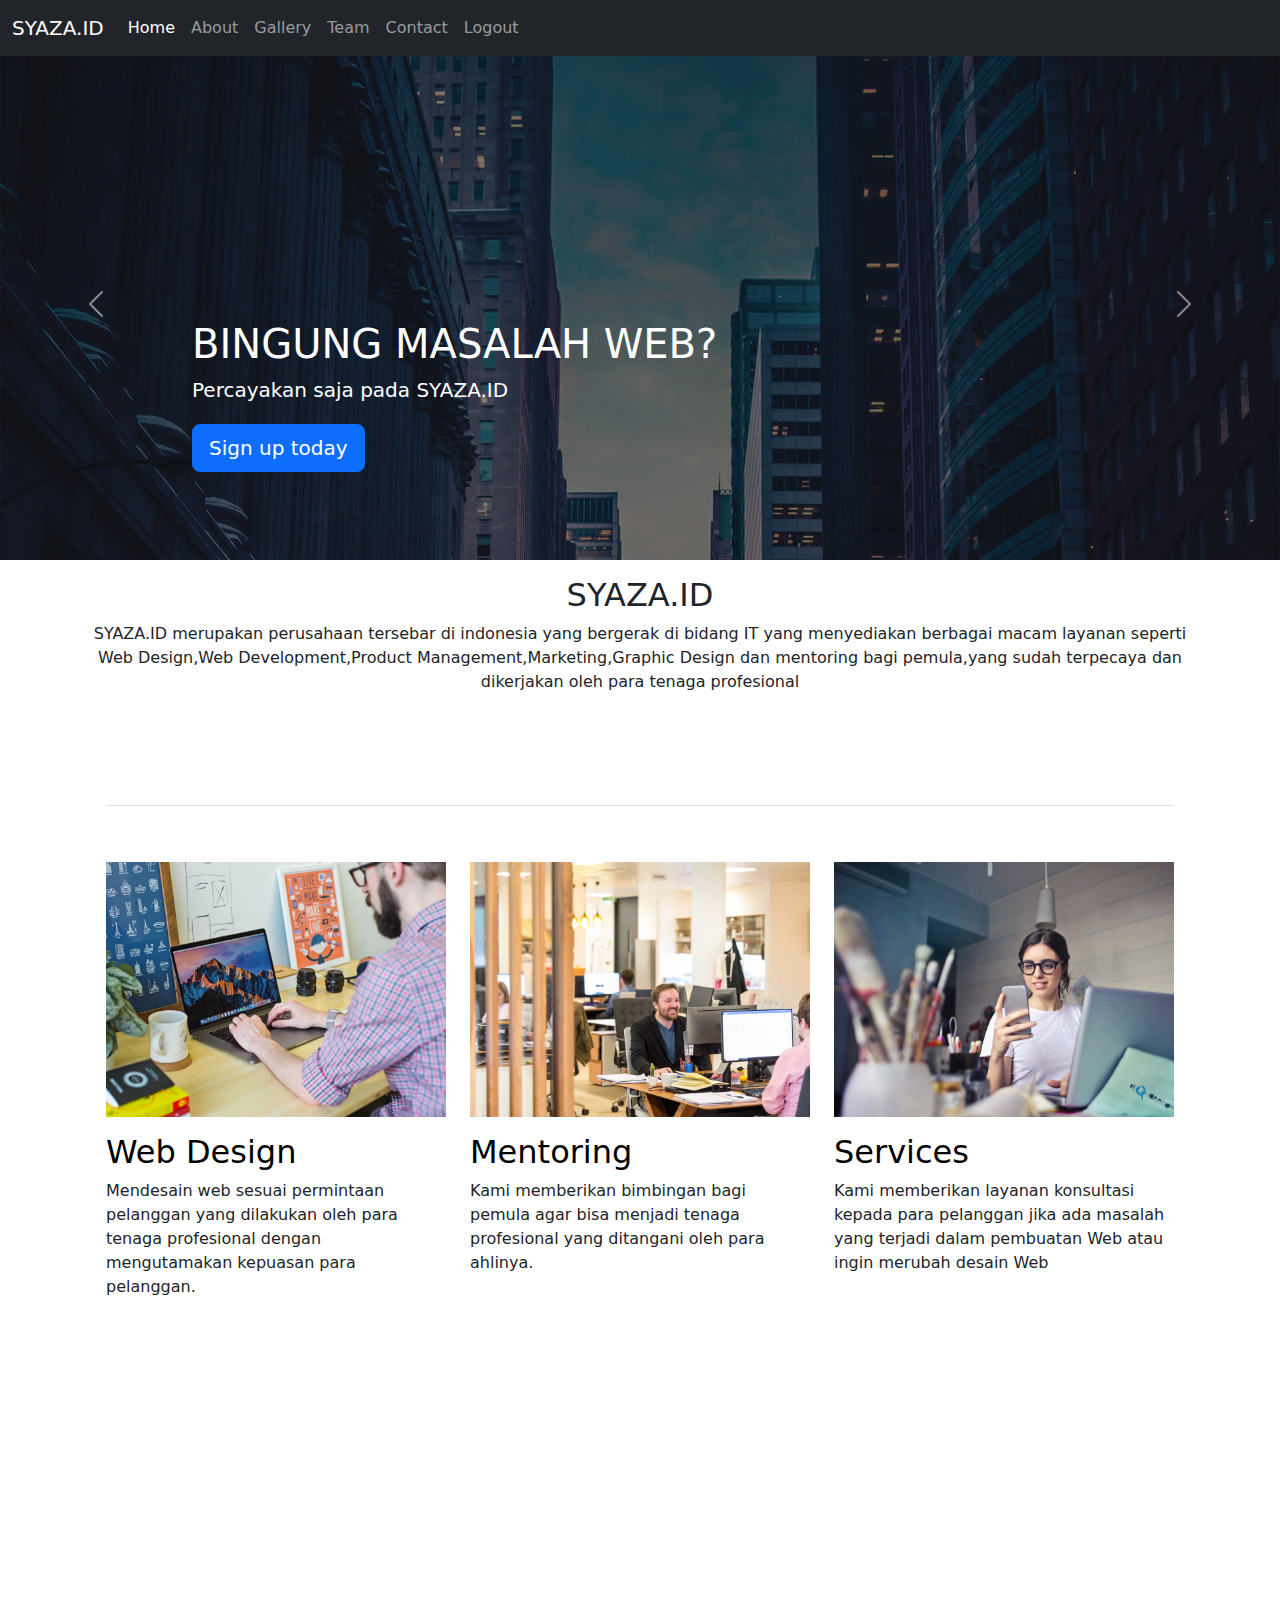
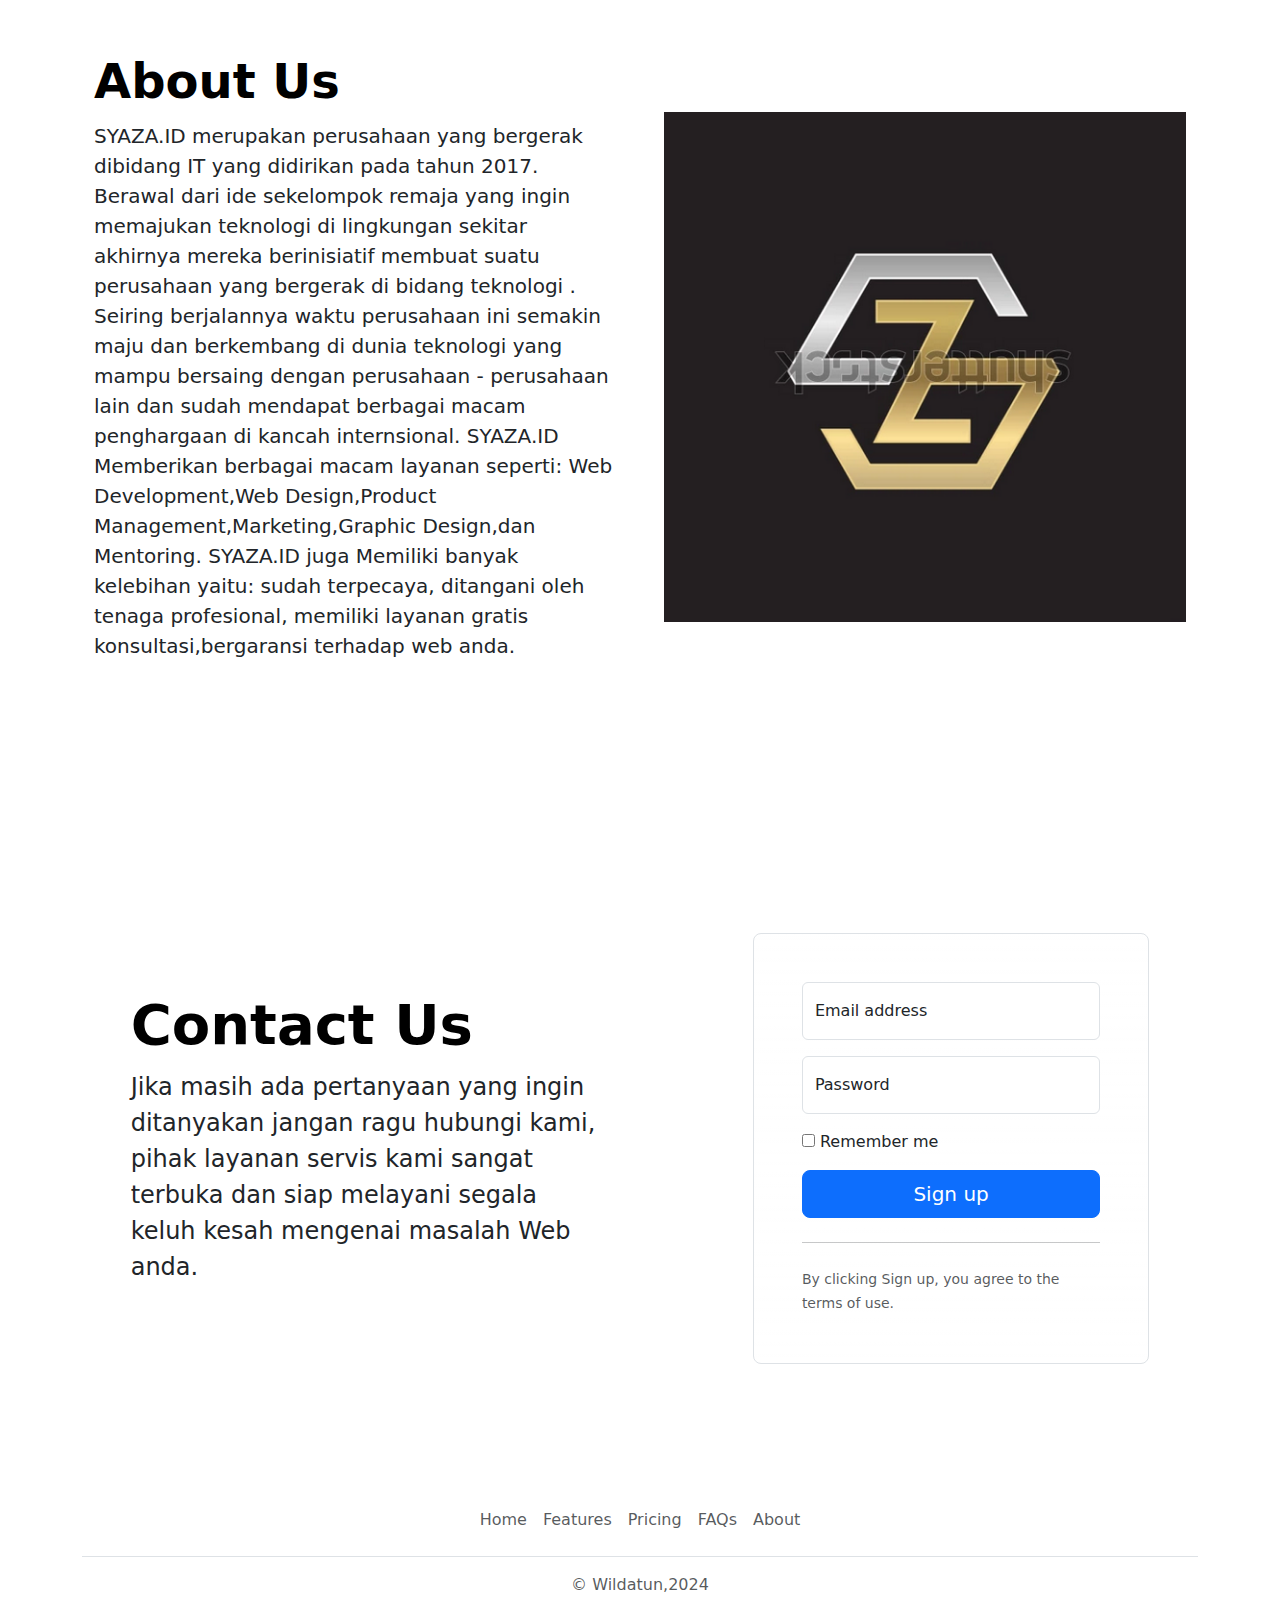
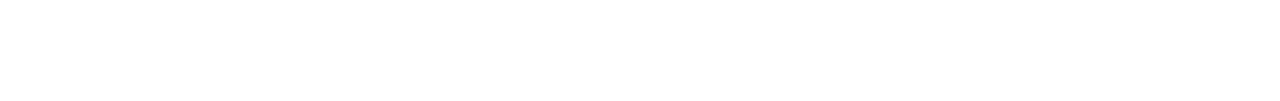
<file: index.html>
<!DOCTYPE html>
<html lang="en">
<head>
    <meta charset="UTF-8">
    <meta name="viewport" content="width=device-width, initial-scale=1.0">
    <link rel="stylesheet" href="css/bootstrap.css">
    <!-- Custom styles for this template -->
    <link href="css/carousel.css" rel="stylesheet">
    <title>Document</title>
   <style>
      body{
        background-image: ;
        background-position: center;
        background-repeat: no-repeat;
        background-size: cover;
      }
      .bd-placeholder-img {
        font-size: 1.125rem;
        text-anchor: middle;
        -webkit-user-select: none;
        -moz-user-select: none;
        user-select: none;
      }

      @media (min-width: 768px) {
        .bd-placeholder-img-lg {
          font-size: 3.5rem;
        }
      }
       .overlay-dark::before {
        content: "";
        position: absolute;
        top: 0;
        left: 0;
        width: 100%;
        height: 100%;
        background-color: rgba(0, 0, 0, 0.5);
        z-index: 1;
       }
    </style>
</head>
<body>

  <nav class="navbar navbar-expand-md navbar-dark fixed-top bg-dark">
    <div class="container-fluid">
     <a class="navbar-brand" href="#">SYAZA.ID</a>
      <button class="navbar-toggler" type="button" data-bs-toggle="collapse" data-bs-target="#navbarsExample03" aria-controls="navbarsExample03" aria-expanded="false" aria-label="Toggle navigation">
        <span class="navbar-toggler-icon"></span>
      </button>

      <div class="collapse navbar-collapse" id="navbarsExample03">
        <ul class="navbar-nav me-auto mb-2 mb-sm-0">
          <li class="nav-item">
            <a class="nav-link active" aria-current="page" href="index.html">Home</a>
          </li>
          <li class="nav-item">
            <a class="nav-link" href="about.html">About</a>
          </li>
          <li class="nav-item">
            <a class="nav-link" href="Galeri.html">Gallery</a>
          </li>
          <li class="nav-item">
            <a class="nav-link" href="team.html">Team</a>
          </li>
          <li class="nav-item">
            <a class="nav-link" href="contact.html">Contact</a>
          </li>
           <li class="nav-item">
            <a class="nav-link" href="login.html">Logout</a>
          </li>
        
            
        
         
          
        </ul>
       
      </div>
    </div>
  </nav>

  
  <div id="myCarousel" class="carousel slide" data-bs-ride="carousel">
    <div class="carousel-indicators">
      <button type="button" data-bs-target="#myCarousel" data-bs-slide-to="0" class="active" aria-current="true" aria-label="Slide 1"></button>
      <button type="button" data-bs-target="#myCarousel" data-bs-slide-to="1" aria-label="Slide 2"></button>
      <button type="button" data-bs-target="#myCarousel" data-bs-slide-to="2" aria-label="Slide 3"></button>
    </div>
    <div class="carousel-inner">
      <div class="carousel-item active">
        <div class="overlay-dark"><img src="img/hero-bg.jpg" style="width: 100%;" alt="">
          </div>
        

        <div class="container">
          <div class="carousel-caption text-start">
            <h1>BINGUNG MASALAH WEB?</h1>
            <p>Percayakan saja pada SYAZA.ID </p>
            <p><a class="btn btn-lg btn-primary" href="#">Sign up today</a></p>
          </div>
        </div>
      </div>
      <div class="carousel-item">
        <div class="overlay-dark"><img src="img/hero-bg.jpg" style="width: 100%;" alt="">
          </div>
      
        

        <div class="container">
          <div class="carousel-caption text-center">
            <h1> SYAZA.ID</h1>
            <p>Mengatasi masalah tanpa menambah masalah. </p>
            <p><a class="btn btn-lg btn-primary" href="#">Tentang Kami</a></p>
          </div>
        </div>
      </div>
      <div class="carousel-item">
        <div class="overlay-dark"><img src="img/hero-bg.jpg" style="width: 100%;" alt="">
          </div>
       

        <div class="container">
          <div class="carousel-caption text-end">
            <h1>Apa saja layanan yang diberikan SYAZA.ID?</h1>
            <p> Memberikan layanan Web Development,Web Browser,Product Management,Marketing,Graphic Design.</p>
            <p><a class="btn btn-lg btn-primary" href="#">Browse gallery</a></p>
        </div>
      </div>
    </div>
    <button class="carousel-control-prev" type="button" data-bs-target="#myCarousel" data-bs-slide="prev">
      <span class="carousel-control-prev-icon" aria-hidden="true"></span>
      <span class="visually-hidden">Previous</span>
    </button>
    <button class="carousel-control-next" type="button" data-bs-target="#myCarousel" data-bs-slide="next">
      <span class="carousel-control-next-icon" aria-hidden="true"></span>
      <span class="visually-hidden">Next</span>
    </button>
  </div>

 
   

    <div class="container mt-3">
       
        <h2 class="text-center text-dark"><span>SYAZA.ID</span> </h2>
        <p class="text-center text-dark">SYAZA.ID merupakan perusahaan tersebar di indonesia yang bergerak di bidang IT yang menyediakan berbagai macam layanan seperti Web Design,Web Development,Product Management,Marketing,Graphic Design dan mentoring bagi pemula,yang sudah terpecaya dan dikerjakan oleh para tenaga profesional  </p>
         
        <div class="container px-4 py-5" id="featured-3">
          <h2 class="pb-2 border-bottom text-center text-white" >Feature</h2>
          <div class="row g-4 py-5 row-cols-1 row-cols-lg-3">
            <div class="feature col">
              <div class="feature-icon d-inline-flex align-items-center justify-content-center  bg-gradient fs-2 mb-3">
                <img src="img/blog-2.jpg" alt="" style="width:100%; height: auto;">
              </div>
              <h3 class="fs-2 text-body-emphasis">Web Design</h3>
              <p>Mendesain web sesuai permintaan pelanggan yang dilakukan oleh para tenaga profesional dengan mengutamakan kepuasan para pelanggan.</p>
              
                <svg class="bi"><use xlink:href="#chevron-right"/></svg>
              </a>
            </div>
            <div class="feature col">
              <div class="feature-icon d-inline-flex align-items-center justify-content-center text-bg-primary bg-gradient fs-2 mb-3">
              <img src="img/blog-recent-1.jpg" alt="" style="width: 100%"; height: auto;">
              </div>
              <h3 class="fs-2 text-body-emphasis">Mentoring</h3>
              <p>Kami memberikan bimbingan bagi pemula agar bisa menjadi tenaga profesional yang ditangani oleh para ahlinya.</p>
              
                <svg class="bi"><use xlink:href="#chevron-right"/></svg>
              </a>
            </div>
            <div class="feature col">
              <div class="feature-icon d-inline-flex align-items-center justify-content-center text-bg-primary bg-gradient fs-2 mb-3">
                <img src="img/blog-recent-3.jpg" alt="" style="width: 100%; height: auto;">
              </div>
              <h3 class="fs-2 text-body-emphasis">Services</h3>
              <p>Kami memberikan layanan konsultasi kepada para pelanggan jika ada masalah yang terjadi dalam pembuatan Web atau ingin merubah desain Web </p>
              
                <svg class="bi"><use xlink:href="#chevron-right"/></svg>
              </a>
            </div>
          </div>
        </div>
    </div>
     <div class="container col-xxl-8 px-4 py-5">
    <div class="row flex-lg-row-reverse align-items-center g-5 py-5">
      <div class="col-10 col-sm-8 col-lg-6">
        <img src="img/Screenshot 2024-09-15 090235.png" class="d-block mx-lg-auto img-fluid" alt="Bootstrap Themes" width="700" height="500" loading="lazy">
      </div>
      <div class="col-lg-6" >
        <h1 class="display-5 fw-bold text-body-emphasis lh-1 mb-3">About Us</h1>
        <p class="lead">SYAZA.ID merupakan perusahaan yang bergerak dibidang IT yang didirikan pada tahun 2017. Berawal dari ide sekelompok remaja yang ingin memajukan teknologi di lingkungan sekitar akhirnya mereka berinisiatif membuat suatu perusahaan yang bergerak di bidang teknologi . Seiring berjalannya waktu perusahaan ini semakin maju dan berkembang di dunia teknologi yang mampu bersaing dengan perusahaan - perusahaan lain dan sudah mendapat berbagai macam penghargaan di kancah internsional.  SYAZA.ID Memberikan  berbagai macam layanan seperti: Web Development,Web Design,Product Management,Marketing,Graphic Design,dan Mentoring. SYAZA.ID juga Memiliki banyak kelebihan yaitu: sudah terpecaya, ditangani oleh tenaga profesional, memiliki layanan gratis konsultasi,bergaransi terhadap web anda.</p>
        <div class="d-grid gap-2 d-md-flex justify-content-md-start">
          
          
        </div>

      </div>
    </div>
  </div>
  
      </div>
    </div>
  </div>
  <div class="container col-xl-10 col-xxl-8 px-4 py-5">
    <div class="row align-items-center g-lg-5 py-5">
      <div class="col-lg-7 text-center text-lg-start">
        <h1 class="display-4 fw-bold lh-1 text-body-emphasis mb-3">Contact Us</h1>
        <p class="col-lg-10 fs-4">Jika masih ada pertanyaan yang ingin ditanyakan jangan ragu hubungi kami, pihak layanan servis kami sangat terbuka dan siap melayani segala keluh kesah mengenai masalah Web anda.</p>
      </div>
      <div class="col-md-10 mx-auto col-lg-5">
        <form class="p-4 p-md-5 border rounded-3 bg-gradient">
          <div class="form-floating mb-3">
            <input type="email" class="form-control" id="floatingInput" placeholder="name@example.com">
            <label for="floatingInput">Email address</label>
          </div>
          <div class="form-floating mb-3">
            <input type="password" class="form-control" id="floatingPassword" placeholder="Password">
            <label for="floatingPassword">Password</label>
          </div>
          <div class="checkbox mb-3">
            <label>
              <input type="checkbox" value="remember-me"> Remember me
            </label>
          </div>
          <button class="w-100 btn btn-lg btn-primary" type="submit">Sign up</button>
          <hr class="my-4">
          <small class="text-body-secondary">By clicking Sign up, you agree to the terms of use.</small>
        </form>
      </div>
    </div>
  </div>
  <div class="container">
    <footer class="py-3 my-4">
      <ul class="nav justify-content-center border-bottom pb-3 mb-3">
        <li class="nav-item"><a href="#" class="nav-link px-2 text-body-secondary">Home</a></li>
        <li class="nav-item"><a href="#" class="nav-link px-2 text-body-secondary">Features</a></li>
        <li class="nav-item"><a href="#" class="nav-link px-2 text-body-secondary">Pricing</a></li>
        <li class="nav-item"><a href="#" class="nav-link px-2 text-body-secondary">FAQs</a></li>
        <li class="nav-item"><a href="#" class="nav-link px-2 text-body-secondary">About</a></li>
      </ul>
      <p class="text-center text-body-secondary">&copy; Wildatun,2024</p>
    </footer>
  </div>

    <script src="js/bootstrap.js"></script>
    
</body>
</html>
</file>
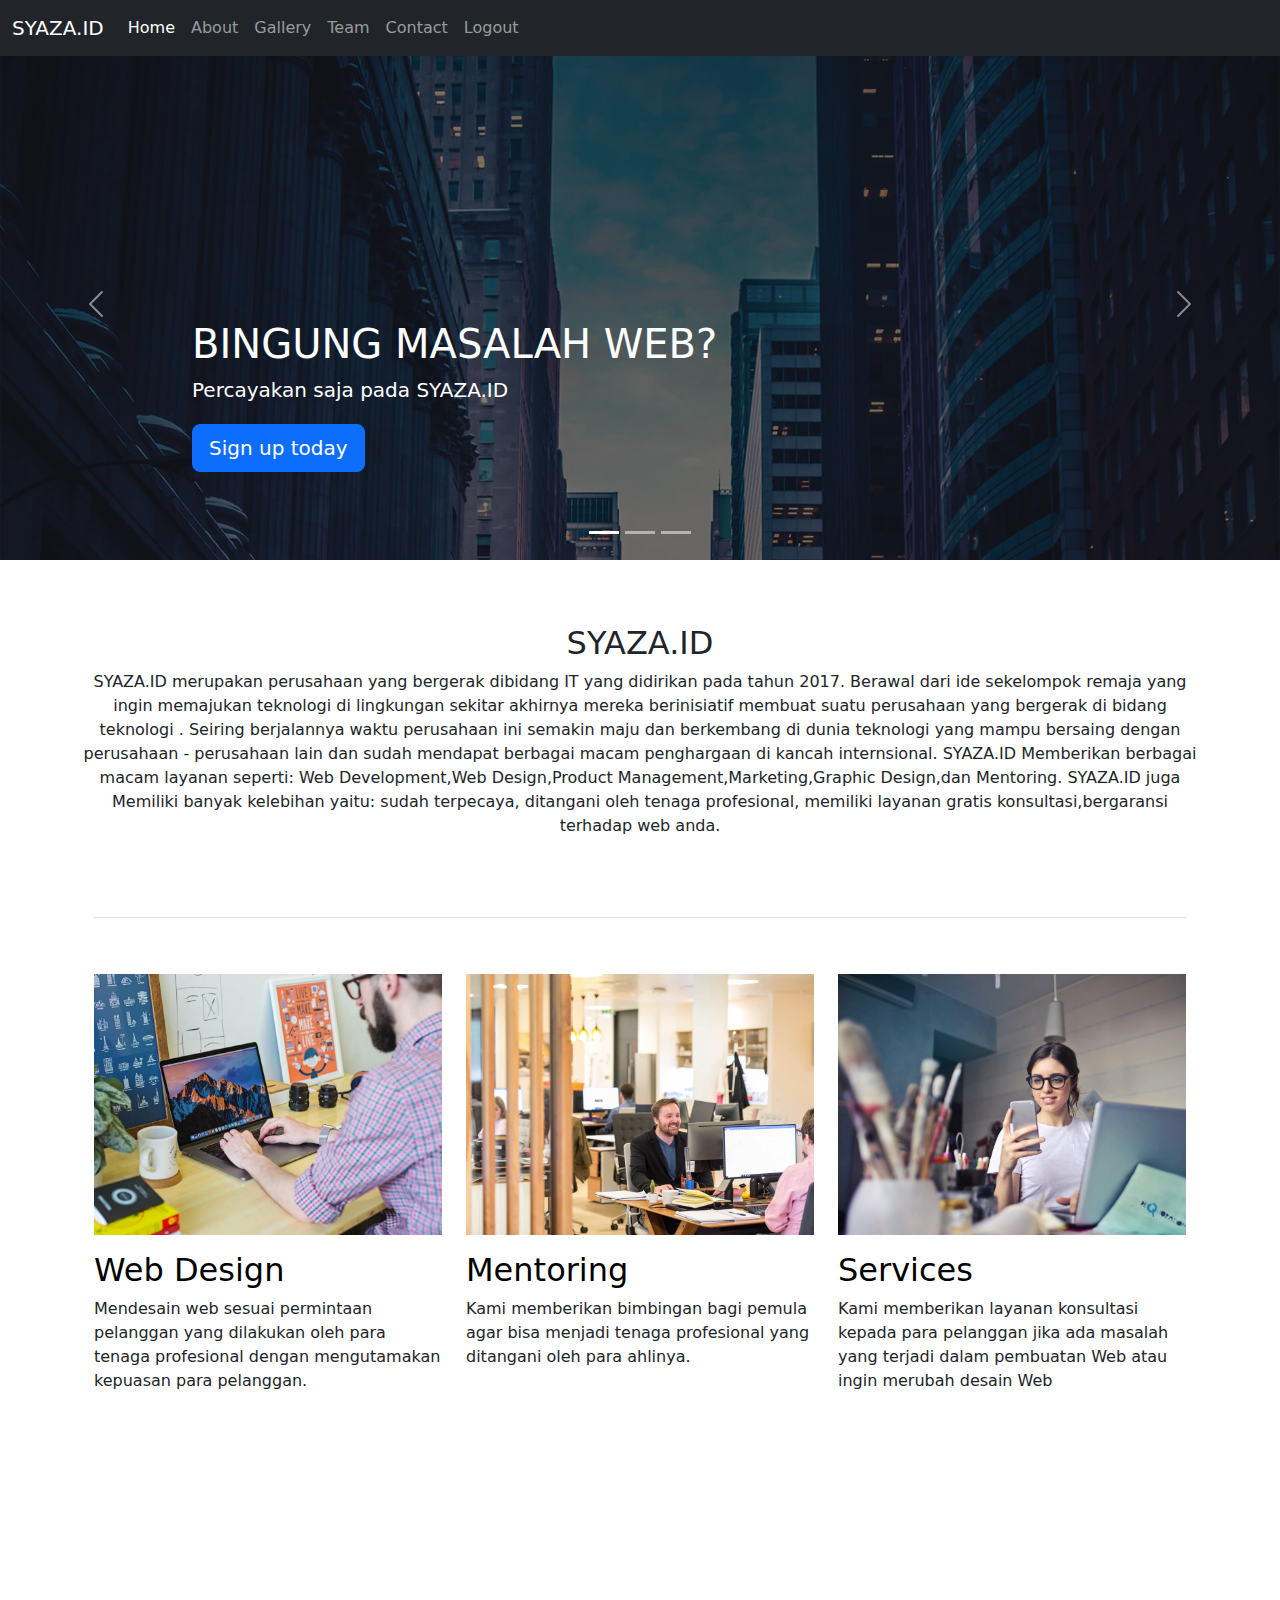
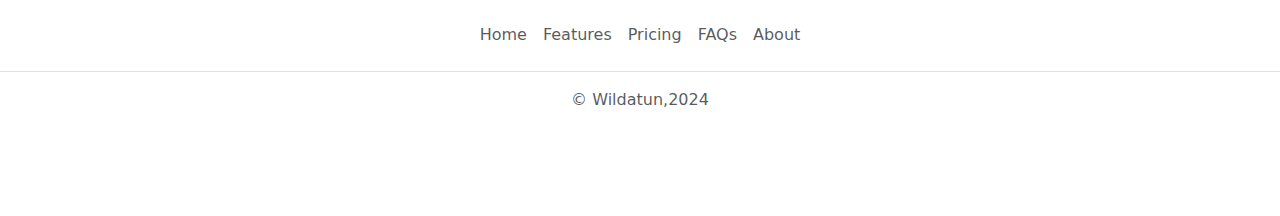
<file: about.html>
<!DOCTYPE html>
<html lang="en">
<head>
    <meta charset="UTF-8">
    <meta name="viewport" content="width=device-width, initial-scale=1.0">
    <link rel="stylesheet" href="css/bootstrap.css">
    <!-- Custom styles for this template -->
    <link href="css/carousel.css" rel="stylesheet">

     <title>Document</title>
     <!-- <link href="assets/css/style.css" rel="stylesheet"> -->


     <style>
      .overlay-dark::before {
        content: "";
        position: absolute;
        top: 0;
        left: 0;
        width: 100%;
        height: 100%;
        background-color: rgba(0, 0, 0, 0.5);
        z-index: 1;
      }
     </style>
</head>
<body>

  <nav class="navbar navbar-expand-md navbar-dark fixed-top bg-dark">
    <div class="container-fluid">
     <a class="navbar-brand" href="#">SYAZA.ID</a>
      <button class="navbar-toggler" type="button" data-bs-toggle="collapse" data-bs-target="#navbarsExample03" aria-controls="navbarsExample03" aria-expanded="false" aria-label="Toggle navigation">
        <span class="navbar-toggler-icon"></span>
      </button>

      <div class="collapse navbar-collapse" id="navbarsExample03">
        <ul class="navbar-nav me-auto mb-2 mb-sm-0">
          <li class="nav-item">
            <a class="nav-link active" aria-current="page" href="index.html">Home</a>
          </li>
          <li class="nav-item">
            <a class="nav-link" href="about.html">About</a>
          </li>
          <li class="nav-item">
            <a class="nav-link" href="Galeri.html">Gallery</a>
          </li>
          <li class="nav-item">
            <a class="nav-link" href="team.html">Team</a>
          </li>
          <li class="nav-item">
            <a class="nav-link" href="contact.html">Contact</a>
          </li>
           <li class="nav-item">
            <a class="nav-link" href="login.html">Logout</a>
          </li>
        </ul>
      </div>
    </div>
  </nav>
  <div id="myCarousel" class="carousel slide" data-bs-ride="carousel">
    <div class="carousel-indicators">
      <button type="button" data-bs-target="#myCarousel" data-bs-slide-to="0" class="active" aria-current="true" aria-label="Slide 1"></button>
      <button type="button" data-bs-target="#myCarousel" data-bs-slide-to="1" aria-label="Slide 2"></button>
      <button type="button" data-bs-target="#myCarousel" data-bs-slide-to="2" aria-label="Slide 3"></button>
    </div>
    <div class="carousel-inner">
      <div class="carousel-item active">
        <div class="overlay-dark"><img src="img/hero-bg.jpg" style="width: 100%;" alt="">
          </div>
        <div class="container">
          <div class="carousel-caption text-start">
            <h1>BINGUNG MASALAH WEB?</h1>
            <p>Percayakan saja pada SYAZA.ID </p>
            <p><a class="btn btn-lg btn-primary" href="#">Sign up today</a></p>
          </div>
        </div>
      </div>
      <div class="carousel-item">
        <div class="overlay-dark"><img src="img/hero-bg.jpg" style="width: 100%;" alt="">
          </div>
        <div class="container">
          <div class="carousel-caption text-center">
            <h1> SYAZA.ID</h1>
            <p>Mengatasi masalah tanpa menambah masalah. </p>
            <p><a class="btn btn-lg btn-primary" href="#">Tentang Kami</a></p>
          </div>
        </div>
      </div>
      <div class="carousel-item">
        <div class="overlay-dark"><img src="img/hero-bg.jpg" style="width: 100%;" alt="">
          </div>
        <div class="container">
          <div class="carousel-caption text-end">
            <h1>Apa saja layanan yang diberikan SYAZA.ID?</h1>
            <p> Memberikan layanan Web Development,Web Browser,Product Management,Marketing,Graphic Design.</p>
            <p><a class="btn btn-lg btn-primary" href="#">Browse gallery</a></p>
        </div>
      </div>
    </div>
    <button class="carousel-control-prev" type="button" data-bs-target="#myCarousel" data-bs-slide="prev">
      <span class="carousel-control-prev-icon" aria-hidden="true"></span>
      <span class="visually-hidden">Previous</span>
    </button>
    <button class="carousel-control-next" type="button" data-bs-target="#myCarousel" data-bs-slide="next">
      <span class="carousel-control-next-icon" aria-hidden="true"></span>
      <span class="visually-hidden">Next</span>
    </button>
  </div>    
  </div>

  <div class="container mt-3">
    <h2 class="text-center text-dark"><span>SYAZA.ID</span> </h2>
    <p class="text-center text-dark">SYAZA.ID merupakan perusahaan yang bergerak dibidang IT yang didirikan pada tahun 2017. Berawal dari ide sekelompok remaja yang ingin memajukan teknologi di lingkungan sekitar akhirnya mereka berinisiatif membuat suatu perusahaan yang bergerak di bidang teknologi . Seiring berjalannya waktu perusahaan ini semakin maju dan berkembang di dunia teknologi yang mampu bersaing dengan perusahaan - perusahaan lain dan sudah mendapat berbagai macam penghargaan di kancah internsional.  SYAZA.ID Memberikan  berbagai macam layanan seperti: Web Development,Web Design,Product Management,Marketing,Graphic Design,dan Mentoring. SYAZA.ID juga Memiliki banyak kelebihan yaitu: sudah terpecaya, ditangani oleh tenaga profesional, memiliki layanan gratis konsultasi,bergaransi terhadap web anda.  </p>
     
    <div class="container py-3" id="featured-3">
      <h2 class="pb-2 border-bottom text-center text-white" >Feature</h2>
      <div class="row g-4 py-5 row-cols-1 row-cols-lg-3" style="padding-bottom: 0rem !important;">
        <div class="feature col">
          <div class="feature-icon d-inline-flex align-items-center justify-content-center  bg-gradient fs-2 mb-3">
            <img src="img/blog-2.jpg" alt="" style="width:100%; height: auto;">
          </div>
          <h3 class="fs-2 text-body-emphasis">Web Design</h3>
          <p>Mendesain web sesuai permintaan pelanggan yang dilakukan oleh para tenaga profesional dengan mengutamakan kepuasan para pelanggan.</p>
          
            <svg class="bi"><use xlink:href="#chevron-right"/></svg>
          </a>
        </div>
        <div class="feature col">
          <div class="feature-icon d-inline-flex align-items-center justify-content-center text-bg-primary bg-gradient fs-2 mb-3">
          <img src="img/blog-recent-1.jpg" alt="" style="width: 100%"; height: auto;">
          </div>
          <h3 class="fs-2 text-body-emphasis">Mentoring</h3>
          <p>Kami memberikan bimbingan bagi pemula agar bisa menjadi tenaga profesional yang ditangani oleh para ahlinya.</p>
          
            <svg class="bi"><use xlink:href="#chevron-right"/></svg>
          </a>
        </div>
        <div class="feature col">
          <div class="feature-icon d-inline-flex align-items-center justify-content-center text-bg-primary bg-gradient fs-2 mb-3">
            <img src="img/blog-recent-3.jpg" alt="" style="width: 100%; height: auto;">
          </div>
          <h3 class="fs-2 text-body-emphasis">Services</h3>
          <p>Kami memberikan layanan konsultasi kepada para pelanggan jika ada masalah yang terjadi dalam pembuatan Web atau ingin merubah desain Web </p>
          </a>
        </div>
      </div>
    </div>
</div>
   <footer class="py-3 my-4">
        <ul class="nav justify-content-center border-bottom pb-3 mb-3">
          <li class="nav-item"><a href="#" class="nav-link px-2 text-body-secondary">Home</a></li>
          <li class="nav-item"><a href="#" class="nav-link px-2 text-body-secondary">Features</a></li>
          <li class="nav-item"><a href="#" class="nav-link px-2 text-body-secondary">Pricing</a></li>
          <li class="nav-item"><a href="#" class="nav-link px-2 text-body-secondary">FAQs</a></li>
          <li class="nav-item"><a href="#" class="nav-link px-2 text-body-secondary">About</a></li>
        </ul>
        <p class="text-center text-body-secondary">&copy; Wildatun,2024</p>
      </footer>


    <script src="js/bootstrap.js"></script>
</body>
</html>
</file>
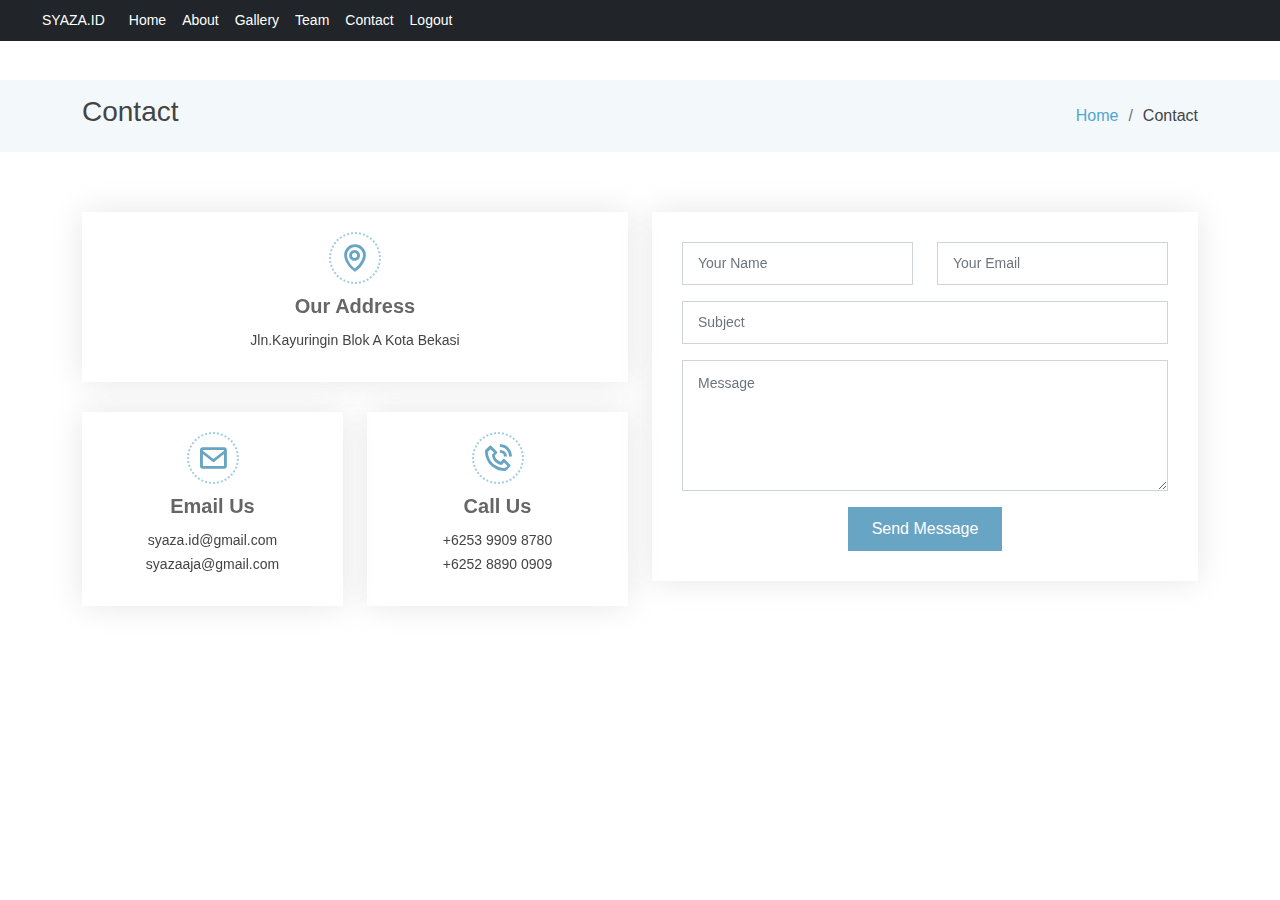
<file: contact.html>
<!DOCTYPE html>
<html lang="en">
<head>
    <meta charset="UTF-8">
    <meta name="viewport" content="width=device-width, initial-scale=1.0">
    <title>Document</title>

 <link href="assets/img/favicon.png" rel="icon">
  <link href="assets/img/apple-touch-icon.png" rel="apple-touch-icon">

  <link href="assets/vendor/animate.css/animate.min.css" rel="stylesheet">
  <link href="assets/vendor/aos/aos.css" rel="stylesheet">
  <link href="assets/vendor/bootstrap/css/bootstrap.min.css" rel="stylesheet">
  <link href="assets/vendor/bootstrap-icons/bootstrap-icons.css" rel="stylesheet">
  <link href="assets/vendor/boxicons/css/boxicons.min.css" rel="stylesheet">
  <link href="assets/vendor/glightbox/css/glightbox.min.css" rel="stylesheet">
  <link href="assets/vendor/swiper/swiper-bundle.min.css" rel="stylesheet">

  <link href="assets/css/style.css" rel="stylesheet">


</head>
<body>
    <nav class="navbar navbar-expand-md navbar-dark fixed-top bg-dark">
        <div class="container-fluid">
         <a class="navbar-brand" href="#">SYAZA.ID</a>
          <button class="navbar-toggler" type="button" data-bs-toggle="collapse" data-bs-target="#navbarsExample03" aria-controls="navbarsExample03" aria-expanded="false" aria-label="Toggle navigation">
            <span class="navbar-toggler-icon"></span>
          </button>
    
          <div class="collapse navbar-collapse" id="navbarsExample03">
            <ul class="navbar-nav me-auto mb-2 mb-sm-0">
              <li class="nav-item">
                <a class="nav-link active" aria-current="page" href="index.html">Home</a>
              </li>
              <li class="nav-item">
                <a class="nav-link" href="about.html">About</a>
              </li>
              <li class="nav-item">
                <a class="nav-link" href="Galeri.html">Gallery</a>
              </li>
              <li class="nav-item">
                <a class="nav-link" href="team.html">Team</a>
              </li>
              <li class="nav-item">
                <a class="nav-link" href="contact.html">Contact</a>
              </li>

              <li class="nav-item">
                <a class="nav-link" href="login.html">Logout</a>
              </li>
            
                
            
             
              
            </ul>
           
          </div>
        </div>
      </nav>

      <main id="main">
        <section class="breadcrumbs">
        <div class="container">
  
          <div class="d-flex justify-content-between align-items-center">
            <h2>Contact</h2>
            <ol>
              <li><a href="index.html">Home</a></li>
              <li>Contact</li>
            </ol>
          </div>
  
        </div>
      </section>

       <section class="contact" data-aos="fade-up" data-aos-easing="ease-in-out" data-aos-duration="500">
      <div class="container">

        <div class="row">

          <div class="col-lg-6">

            <div class="row">
              <div class="col-md-12">
                <div class="info-box">
                  <i class="bx bx-map"></i>
                  <h3>Our Address</h3>
                  <p>Jln.Kayuringin Blok A Kota Bekasi</p>
                </div>
              </div>
              <div class="col-md-6">
                <div class="info-box">
                  <i class="bx bx-envelope"></i>
                  <h3>Email Us</h3>
                  <p>syaza.id@gmail.com<br>syazaaja@gmail.com</p>
                </div>
              </div>
              <div class="col-md-6">
                <div class="info-box">
                  <i class="bx bx-phone-call"></i>
                  <h3>Call Us</h3>
                  <p>+6253 9909 8780<br>+6252 8890 0909</p>
                </div>
              </div>
            </div>

          </div>

          <div class="col-lg-6">
            <form action="forms/contact.php" method="post" role="form" class="php-email-form">
              <div class="row">
                <div class="col-md-6 form-group">
                  <input type="text" name="name" class="form-control" id="name" placeholder="Your Name" required>
                </div>
                <div class="col-md-6 form-group mt-3 mt-md-0">
                  <input type="email" class="form-control" name="email" id="email" placeholder="Your Email" required>
                </div>
              </div>
              <div class="form-group mt-3">
                <input type="text" class="form-control" name="subject" id="subject" placeholder="Subject" required>
              </div>
              <div class="form-group mt-3">
                <textarea class="form-control" name="message" rows="5" placeholder="Message" required></textarea>
              </div>
              <div class="my-3">
                <div class="loading">Loading</div>
                <div class="error-message"></div>
                <div class="sent-message">Your message has been sent. Thank you!</div>
              </div>
              <div class="text-center"><button type="submit">Send Message</button></div>
            </form>
          </div>

        </div>

      </div>
       </section>

      
      
     

         








          <script src="assets/vendor/purecounter/purecounter_vanilla.js"></script>
          <script src="assets/vendor/aos/aos.js"></script>
          <script src="assets/vendor/bootstrap/js/bootstrap.bundle.min.js"></script>
          <script src="assets/vendor/glightbox/js/glightbox.min.js"></script>
          <script src="assets/vendor/isotope-layout/isotope.pkgd.min.js"></script>
          <script src="assets/vendor/swiper/swiper-bundle.min.js"></script>
          <script src="assets/vendor/waypoints/noframework.waypoints.js"></script>
          <script src="assets/vendor/php-email-form/validate.js"></script>
        
          <!-- Template Main JS File -->
          <script src="assets/js/main.js"></script
    
</body>
</html>
</file>
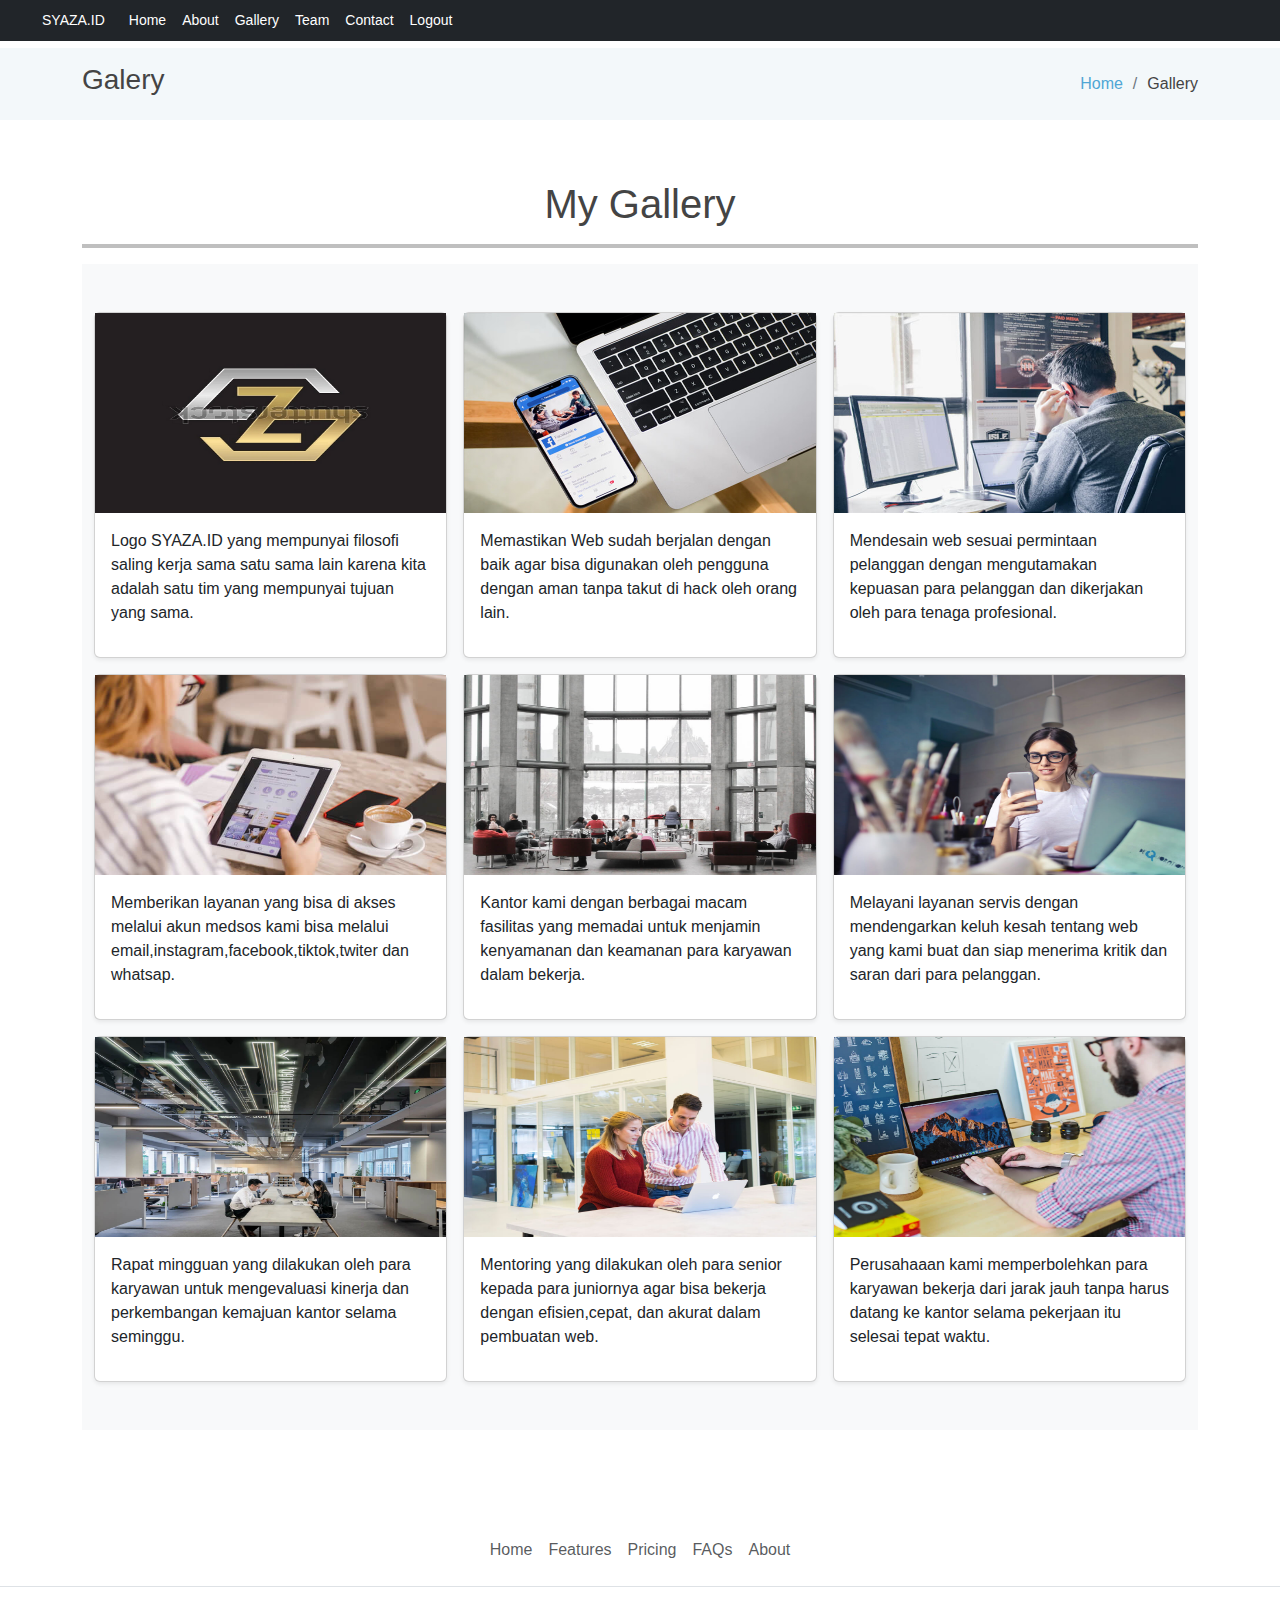
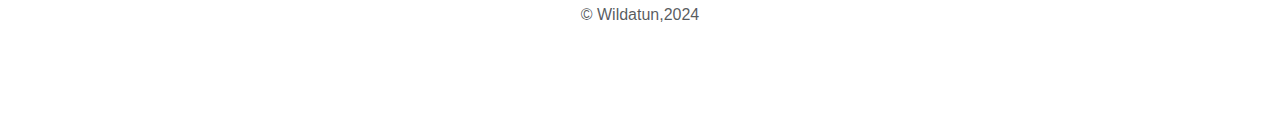
<file: galeri.html>
<!DOCTYPE html>
<html lang="en">
<head>
    <meta charset="UTF-8">
    <meta name="viewport" content="width=device-width, initial-scale=1.0">
    <link rel="stylesheet" href="css/bootstrap.css">
    <!-- Custom styles for this template -->
    <link href="css/carousel.css" rel="stylesheet">
    <link rel="stylesheet" href="css/style.css">

    <title>Document</title>
    <link href="assets/css/style.css" rel="stylesheet">
    <style>
      .overlay-dark::before {
        content: "";
        position: absolute;
        top: 0;
        left: 0;
        width: 100%;
        height: 100%;
        background-color: rgba(0, 0, 0, 0.5);
        z-index: 1;
      }
    </style>
</head>
<body>
  
    <nav class="navbar navbar-expand-md navbar-dark fixed-top bg-dark">
        <div class="container-fluid">
         <a class="navbar-brand" href="#">SYAZA.ID</a>
          <button class="navbar-toggler" type="button" data-bs-toggle="collapse" data-bs-target="#navbarsExample03" aria-controls="navbarsExample03" aria-expanded="false" aria-label="Toggle navigation">
            <span class="navbar-toggler-icon"></span>
          </button>
    
          <div class="collapse navbar-collapse" id="navbarsExample03">
            <ul class="navbar-nav me-auto mb-2 mb-sm-0">
              <li class="nav-item">
                <a class="nav-link active" aria-current="page" href="index.html">Home</a>
              </li>
              <li class="nav-item">
                <a class="nav-link" href="about.html">About</a>
              </li>
              <li class="nav-item">
                <a class="nav-link" href="Galeri.html">Gallery</a>
              </li>
              <li class="nav-item">
                <a class="nav-link" href="team.html">Team</a>
              </li>
              <li class="nav-item">
                <a class="nav-link" href="contact.html">Contact</a>
              </li>

              <li class="nav-item">
                <a class="nav-link" href="login.html">Logout</a>
              </li>
             
             
             
            </ul>
           
          </div>
        </div>
      </nav>
      
      <section class="breadcrumbs">
      <div class="container">

        <div class="d-flex justify-content-between align-items-center">
          <h2>Galery</h2>
          <ol>
            <li><a href="index.html">Home</a></li>
            <li>Gallery</li>
          </ol>
        </div>

      </div>
    </section><!-- End Contact Section -->

       <!--Akhir Carousel-->

      <!--Galeri-->
      <section class="Gallery" >
        <div class="container">
          <div class="row text-center">
            <div class="col">
              <h1>My Gallery</h1>
              <hr>
            </div>

          </div>
          <div class="album py-5 bg-body-tertiary">
            <div class="container">
        
              <div class="row row-cols-1 row-cols-sm-2 row-cols-md-3 g-3">
                <div class="col">
                  <div class="card shadow-sm">
                   <img src="img/Screenshot 2024-09-15 090235.png" alt="gambar gallery" height="200">
                    <div class="card-body">
                      <p class="card-text">Logo SYAZA.ID yang mempunyai filosofi saling kerja sama satu sama lain karena kita adalah satu tim yang mempunyai tujuan yang sama.</p>
                      <div class="d-flex justify-content-between align-items-center">
                        <div class="btn-group">
                          
                        </div>
                        
                      </div>
                    </div>
                  </div>
                </div>
                <div class="col">
                  <div class="card shadow-sm">
                    <img src="img/service-details-3.jpg" alt="gambar gallery" height="200">
                    <div class="card-body">
                      <p class="card-text">Memastikan Web sudah berjalan dengan baik agar bisa digunakan oleh pengguna dengan aman tanpa takut di hack oleh orang lain.  </p>
                      <div class="d-flex justify-content-between align-items-center">
                        <div class="btn-group">
                          
                        </div>
                        
                      </div>
                    </div>
                  </div>
                </div>
                <div class="col">
                  <div class="card shadow-sm">
                    <img src="img/service-details-4.jpg" alt="gambar gallery" height="200">
                   <div class="card-body">
                     <p class="card-text">Mendesain web sesuai permintaan pelanggan dengan mengutamakan kepuasan para pelanggan dan dikerjakan oleh para tenaga profesional. </p>
                      <div class="d-flex justify-content-between align-items-center">
                       
                        
                      </div>
                    </div>
                  </div>
                </div>
        
                <div class="col">
                  <div class="card shadow-sm">
                    <img src="img/service-details-1.jpg" alt="gambar gallery" height="200">
                    <div class="card-body">
                      <p class="card-text"> Memberikan layanan yang bisa di akses melalui akun medsos kami bisa melalui email,instagram,facebook,tiktok,twiter dan whatsap.</p>
                      <div class="d-flex justify-content-between align-items-center">
                      
                          
                        
                      </div>
                    </div>
                  </div>
                </div>
                <div class="col">
                  <div class="card shadow-sm">
                    <img src="img/blog-inside-post.jpg" alt="gambar gallery" height="200">
                    <div class="card-body">
                      <p class="card-text">Kantor kami dengan berbagai macam fasilitas yang memadai untuk menjamin kenyamanan dan keamanan para karyawan dalam bekerja.</p>
                      <div class="d-flex justify-content-between align-items-center">
                        <div class="btn-group">
                          
                        </div>
                        
                      </div>
                    </div>
                  </div>
                </div>
                <div class="col">
                  <div class="card shadow-sm">
                    <img src="img/blog-recent-3.jpg" alt="gambar gallery" height="200">
                    <div class="card-body">
                      <p class="card-text">Melayani layanan servis dengan mendengarkan keluh kesah tentang web yang kami buat dan siap menerima kritik dan saran dari para pelanggan.</p>
                      <div class="d-flex justify-content-between align-items-center">
                        <div class="btn-group">

                         </div> 
                        
                      </div>
                    </div>
                  </div>
                </div>
        
                <div class="col">
                  <div class="card shadow-sm">
                    <img src="img/blog-recent-4.jpg" alt="gambar gallery" height="200">
                    <div class="card-body">
                      <p class="card-text">Rapat mingguan yang dilakukan oleh para karyawan untuk mengevaluasi kinerja  dan perkembangan kemajuan kantor selama seminggu. </p>
                      <div class="d-flex justify-content-between align-items-center">
                        <div class="btn-group">
                          
                        </div>
                        
                      </div>
                    </div>
                  </div>
                </div>
                <div class="col">
                  <div class="card shadow-sm">
                    <img src="img/blog-4.jpg" alt="gambar gallery" height="200">
                    <div class="card-body">
                      <p class="card-text">Mentoring yang dilakukan oleh para senior kepada para juniornya agar bisa bekerja dengan efisien,cepat, dan akurat dalam pembuatan web.</p>
                      <div class="d-flex justify-content-between align-items-center">
                        <div class="btn-group">
                         
                        </div>
                        
                      </div>
                    </div>
                  </div>
                </div>
                <div class="col">
                  <div class="card shadow-sm">
                    <img src="img/blog-2.jpg" alt="gambar gallery" height="200">
                    <div class="card-body">
                      <p class="card-text">Perusahaaan kami memperbolehkan para karyawan bekerja dari jarak jauh tanpa harus datang ke kantor selama pekerjaan itu selesai tepat waktu.</p>
                      <div class="d-flex justify-content-between align-items-center">
                        <div class="btn-group">
                          
                        </div>
                        
                      </div>
                    </div>
                  </div>
                </div>
              </div>
            </div>
          </div>

        </div>
      </section>

      <!---Akhir Galeri--> 

  



      <footer class="py-3 my-4">
        <ul class="nav justify-content-center border-bottom pb-3 mb-3">
          <li class="nav-item"><a href="#" class="nav-link px-2 text-body-secondary">Home</a></li>
          <li class="nav-item"><a href="#" class="nav-link px-2 text-body-secondary">Features</a></li>
          <li class="nav-item"><a href="#" class="nav-link px-2 text-body-secondary">Pricing</a></li>
          <li class="nav-item"><a href="#" class="nav-link px-2 text-body-secondary">FAQs</a></li>
          <li class="nav-item"><a href="#" class="nav-link px-2 text-body-secondary">About</a></li>
        </ul>
        <p class="text-center text-body-secondary">&copy; Wildatun,2024</p>
      </footer>

    
   
      </div>
      <script src="js/bootstrap.js"></script>
    
      
    
</body>
</html>
</file>
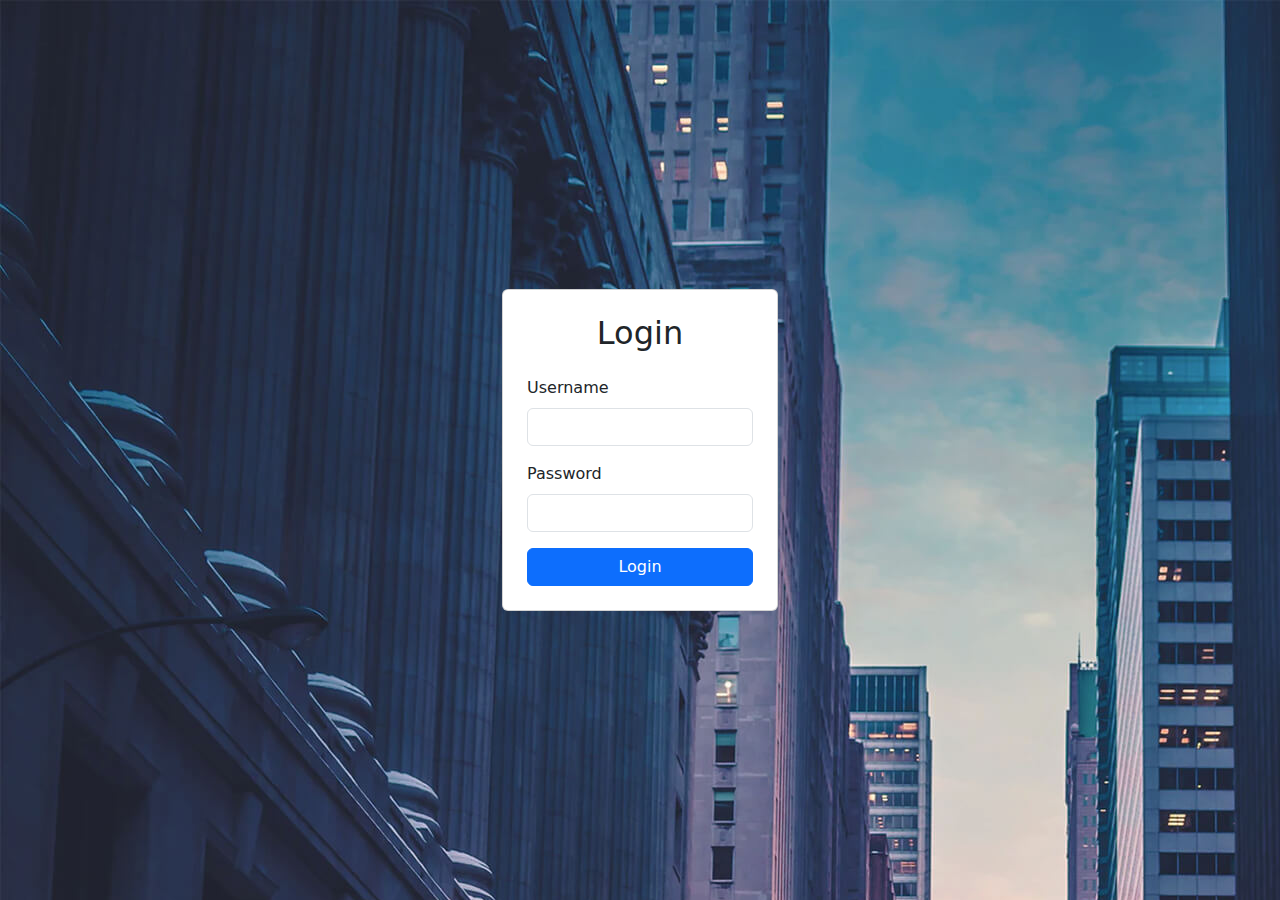
<file: login.html>
<!DOCTYPE html>
<html lang="en">
<head>
    <meta charset="UTF-8">
    <meta name="viewport" content="width=device-width, initial-scale=1.0">
    <title>Document</title>
    <link rel="stylesheet" href="css/bootstrap.css">
</head>
<body background="img/hero-bg.jpg">
    


    
    <!-- layout -->
    <div class="container d-flex justify-content-center align-items-center vh-100">
     <div class="card p-4 shadow-ig">
        <h2 class="text-center mb-4">Login</h2>
        <div id="alert" class="alert alert-danger d-none" role="alert">
        Username atau password salah!
     </div> 
     <form id="loginform">
        <div class="mb-3">
            <label for="Username" class="form-label">Username</label>
            <input type="text" class="form-control" id="username" required/>
        </div>
        <div class="mb-3">
            <label for="password" class="form-label">Password</label>
            <input type="password" class="form-control" id="password" required />
         </div>
         <button type="submit" class="btn btn-primary w-100">Login</button>
     </form>
     </div>
</div>

    <!--script bootstrap -->
    <script src="./js/bootstrap.min.js"></script>
    <!-- custom Javascript -->
    <script>
        document
        .getElementById("loginform")
        .addEventListener("submit",function (event) {
            event.preventDefault();

            const staticUser = {
                username: "SYAZA",
                password: "290906",
            };

            const usernameInput = document.getElementById("username").value;
            const passwordInput = document.getElementById("password").value;

            if (
                usernameInput === staticUser.username &&
                passwordInput === staticUser.password
            ) {
                alert("Login berhasil!");
                window.location.href = "index.html";
            } else {
                document.getElementById("alert").classList.remove("d-none")
            }
        });
        </script>
    
</body>
</html>
</file>
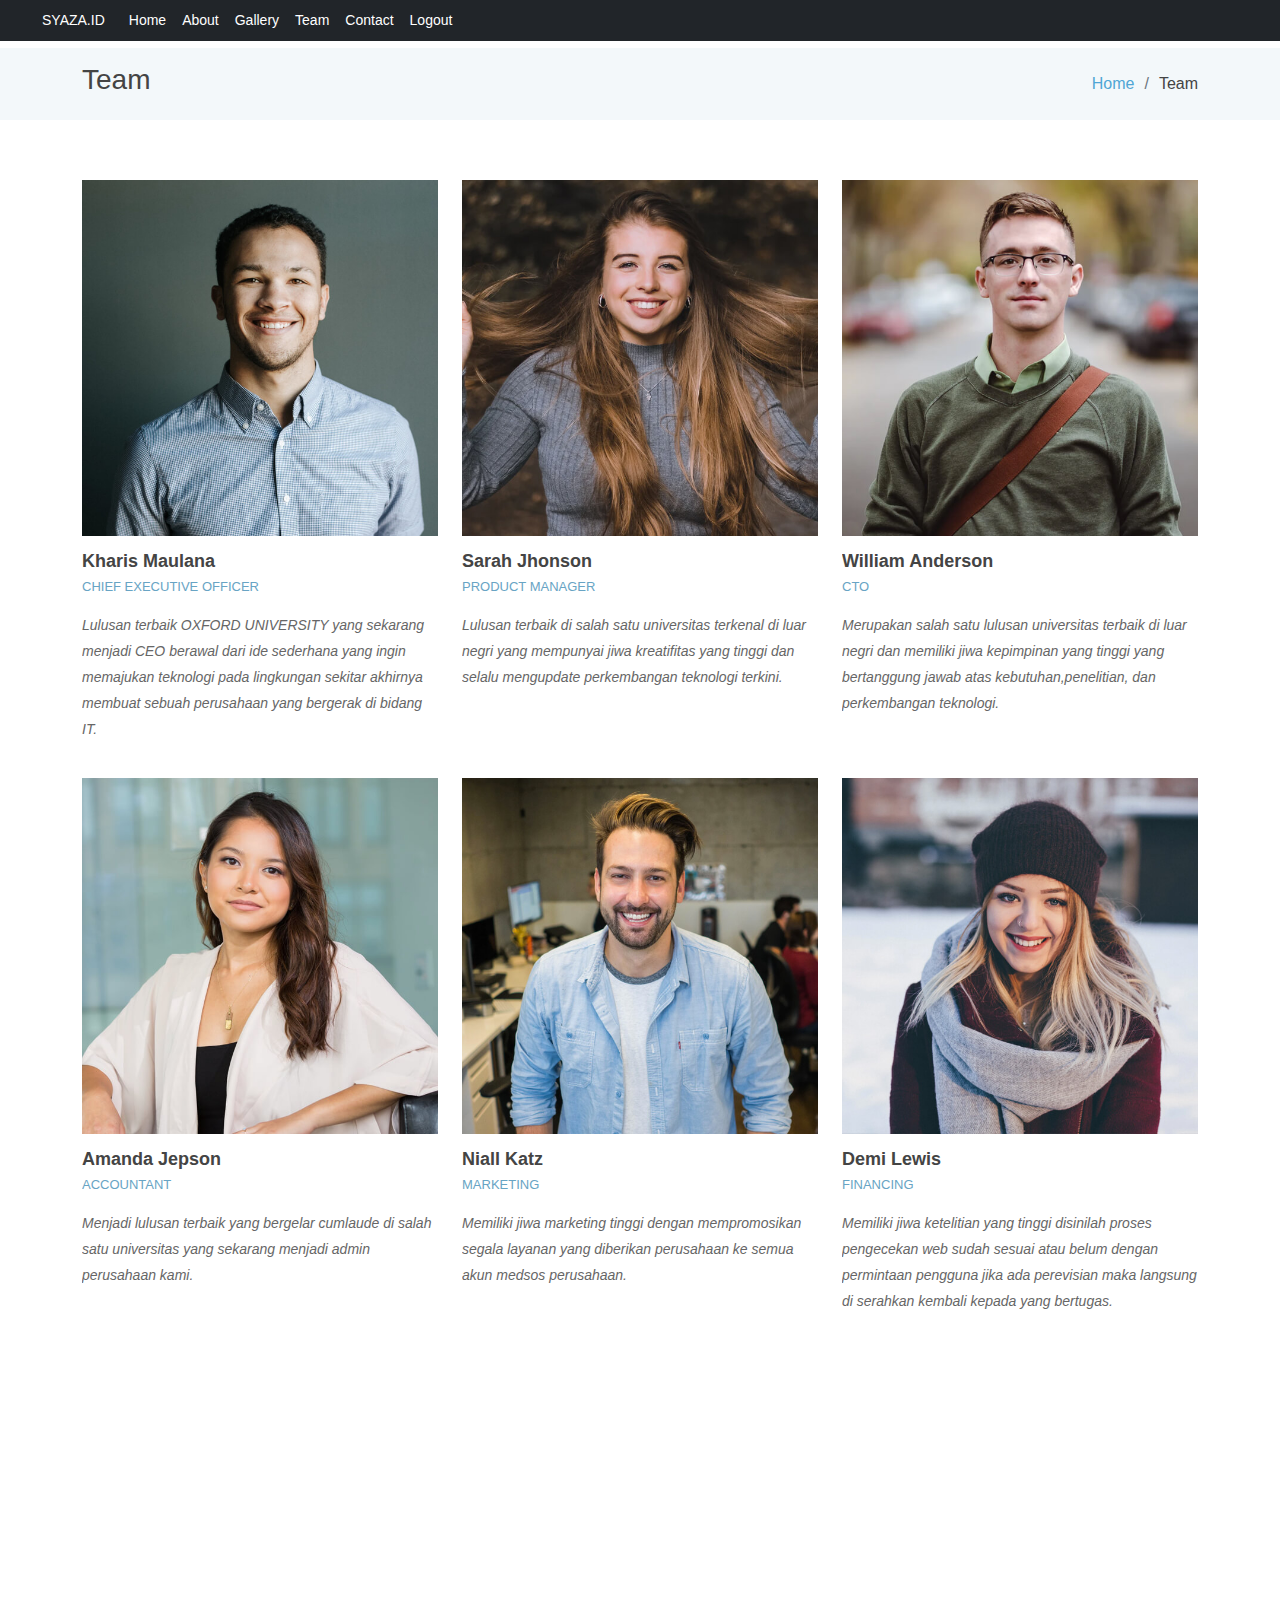
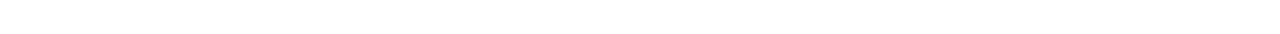
<file: team.html>
<!DOCTYPE html>
<html lang="en">
<head>
    <meta charset="UTF-8">
    <meta name="viewport" content="width=device-width, initial-scale=1.0">
    <link rel="stylesheet" href="css/bootstrap.css">
    <!-- Custom styles for this template -->
    <link href="css/carousel.css" rel="stylesheet">
    <title>Document</title>

    <link href="assets/vendor/animate.css/animate.min.css" rel="stylesheet">
    <link href="assets/vendor/aos/aos.css" rel="stylesheet">
    <link href="assets/vendor/bootstrap/css/bootstrap.min.css" rel="stylesheet">
    <link href="assets/vendor/bootstrap-icons/bootstrap-icons.css" rel="stylesheet">
    <link href="assets/vendor/boxicons/css/boxicons.min.css" rel="stylesheet">
    <link href="assets/vendor/glightbox/css/glightbox.min.css" rel="stylesheet">
    <link href="assets/vendor/swiper/swiper-bundle.min.css" rel="stylesheet">

    <link href="assets/css/style.css" rel="stylesheet">


</head>
<body>

    <nav class="navbar navbar-expand-md navbar-dark fixed-top bg-dark">
        <div class="container-fluid">
         <a class="navbar-brand" href="#">SYAZA.ID</a>
          <button class="navbar-toggler" type="button" data-bs-toggle="collapse" data-bs-target="#navbarsExample03" aria-controls="navbarsExample03" aria-expanded="false" aria-label="Toggle navigation">
            <span class="navbar-toggler-icon"></span>
          </button>
    
          <div class="collapse navbar-collapse" id="navbarsExample03">
            <ul class="navbar-nav me-auto mb-2 mb-sm-0">
              <li class="nav-item">
                <a class="nav-link active" aria-current="page" href="index.html">Home</a>
              </li>
              <li class="nav-item">
                <a class="nav-link" href="about.html">About</a>
              </li>
              <li class="nav-item">
                <a class="nav-link" href="Galeri.html">Gallery</a>
              </li>
              <li class="nav-item">
                <a class="nav-link" href="team.html">Team</a>
              </li>
              <li class="nav-item">
                <a class="nav-link" href="contact.html">Contact</a>
              </li>

              <li class="nav-item">
                <a class="nav-link" href="login.html">Logout</a>
              </li>
              
          
       
        
            
            
                
            
             

            </ul>
           
          </div>
        </div>
      </nav>

      <!-- ======= Contact Section ======= -->
      <section class="breadcrumbs">
        <div class="container">
  
          <div class="d-flex justify-content-between align-items-center">
            <h2>Team</h2>
            <ol>
              <li><a href="index.html">Home</a></li>
              <li>Team</li>
            </ol>
          </div>
  
        </div>
        </section>
      

       

       <section class="team" data-aos="fade-up" data-aos-easing="ease-in-out" data-aos-duration="500">
        <div class="container">
  
          <div class="row">
  
            <div class="col-lg-4 col-md-6 d-flex align-items-stretch">
              <div class="member">
                <div class="member-img">
                  <img src="img/team-1.jpg" class="img-fluid" alt="">
                  <div class="social">
                    <a href=""><i class="bi bi-twitter"></i></a>
                    <a href=""><i class="bi bi-facebook"></i></a>
                    <a href=""><i class="bi bi-instagram"></i></a>
                    <a href=""><i class="bi bi-linkedin"></i></a>
                    </div>
                   </div>
                <div class="member-info">
                  <h4>Kharis Maulana</h4>
                  <span>Chief Executive Officer</span>
                  <p>Lulusan terbaik OXFORD UNIVERSITY yang sekarang menjadi CEO  berawal dari ide sederhana yang ingin memajukan teknologi pada lingkungan sekitar akhirnya membuat sebuah perusahaan yang bergerak di bidang IT.</p>
                </div>
              </div>
            </div>
  
            <div class="col-lg-4 col-md-6 d-flex align-items-stretch">
              <div class="member">
                <div class="member-img">
                  <img src="assets/img/team/team-2.jpg" class="img-fluid" alt="">
                  <div class="social">
                    <a href=""><i class="bi bi-twitter"></i></a>
                    <a href=""><i class="bi bi-facebook"></i></a>
                    <a href=""><i class="bi bi-instagram"></i></a>
                    <a href=""><i class="bi bi-linkedin"></i></a>
                    
                  </div>
                </div>
                <div class="member-info">
                  <h4>Sarah Jhonson</h4>
                  <span>Product Manager</span>
                  <p> Lulusan terbaik di salah satu universitas terkenal di luar negri yang mempunyai jiwa kreatifitas yang tinggi dan selalu mengupdate perkembangan teknologi terkini.</p>
              </div>
            </div>
            </div>
  
            <div class="col-lg-4 col-md-6 d-flex align-items-stretch">
              <div class="member">
                <div class="member-img">
                  <img src="assets/img/team/team-3.jpg" class="img-fluid" alt="">
                  <div class="social">
                    <a href=""><i class="bi bi-twitter"></i></a>
                    <a href=""><i class="bi bi-facebook"></i></a>
                    <a href=""><i class="bi bi-instagram"></i></a>
                    <a href=""><i class="bi bi-linkedin"></i></a>
                    
                  </div>
                </div>
                <div class="member-info">
                  <h4>William Anderson</h4>
                  <span>CTO</span>
                  <p>Merupakan salah satu lulusan universitas terbaik di luar negri dan memiliki jiwa kepimpinan yang tinggi yang bertanggung jawab atas kebutuhan,penelitian, dan perkembangan teknologi.</p>
                </div>
              </div>
            </div>
  
            <div class="col-lg-4 col-md-6 d-flex align-items-stretch">
              <div class="member">
                <div class="member-img">
                  <img src="assets/img/team/team-4.jpg" class="img-fluid" alt="">
                  <div class="social">
                    <a href=""><i class="bi bi-twitter"></i></a>
                    <a href=""><i class="bi bi-facebook"></i></a>
                    <a href=""><i class="bi bi-instagram"></i></a>
                    <a href=""><i class="bi bi-linkedin"></i></a>
                   
                  </div>
                </div>
                <div class="member-info">
                  <h4>Amanda Jepson</h4>
                  <span>Accountant</span>
                  <p>Menjadi lulusan terbaik yang bergelar cumlaude di salah satu universitas yang sekarang menjadi admin perusahaan kami. </p>
                </div>
              </div>
            </div>
  
            <div class="col-lg-4 col-md-6 d-flex align-items-stretch">
              <div class="member">
                <div class="member-img">
                  <img src="assets/img/team/team-5.jpg" class="img-fluid" alt="">
                  <div class="social">
                    <a href=""><i class="bi bi-twitter"></i></a>
                    <a href=""><i class="bi bi-facebook"></i></a>
                    <a href=""><i class="bi bi-instagram"></i></a>
                    <a href=""><i class="bi bi-linkedin"></i></a>
                    
                  </div>
                </div>
                <div class="member-info">
                  <h4>Niall Katz</h4>
                  <span>Marketing</span>
                  <p>Memiliki jiwa marketing tinggi dengan mempromosikan segala layanan yang diberikan perusahaan ke semua akun medsos perusahaan.</p>
                </div>
              </div>
            </div>
  
            <div class="col-lg-4 col-md-6 d-flex align-items-stretch">
              <div class="member">
                <div class="member-img">
                  <img src="assets/img/team/team-6.jpg" class="img-fluid" alt="">
                  <div class="social">
                    <a href=""><i class="bi bi-twitter"></i></a>
                    <a href=""><i class="bi bi-facebook"></i></a>
                    <a href=""><i class="bi bi-instagram"></i></a>
                    <a href=""><i class="bi bi-linkedin"></i></a>
                    
                  </div>
                </div>
                <div class="member-info">
                  <h4>Demi Lewis</h4>
                  <span>Financing</span>
                  <p> Memiliki jiwa ketelitian yang tinggi disinilah proses pengecekan web sudah sesuai atau belum dengan permintaan pengguna jika ada perevisian maka langsung di serahkan kembali kepada yang bertugas. </p>
              </div>
            </div>
  
          </div>
  
        </div>
      </section><!-- End Team Section -->
  


    
      <div id="myCarousel" class="carousel slide" data-bs-ride="carousel">
        
        <button class="carousel-control-prev" type="button" data-bs-target="#myCarousel" data-bs-slide="prev">
          <span class="carousel-control-prev-icon" aria-hidden="true"></span>
          <span class="visually-hidden">Previous</span>
        </button>
        <button class="carousel-control-next" type="button" data-bs-target="#myCarousel" data-bs-slide="next">
          <span class="carousel-control-next-icon" aria-hidden="true"></span>
          <span class="visually-hidden">Next</span>
        </button>
      </div>

      <section class="team" data-aos="fade-up" data-aos-easing="ease-in-out" data-aos-duration="500">
        <div class="container">
  
          <div class="row">
  
            
      <!-- Vendor JS Files -->
  <script src="assets/vendor/purecounter/purecounter_vanilla.js"></script>
  <script src="assets/vendor/aos/aos.js"></script>
  <script src="assets/vendor/bootstrap/js/bootstrap.bundle.min.js"></script>
  <script src="assets/vendor/glightbox/js/glightbox.min.js"></script>
  <script src="assets/vendor/isotope-layout/isotope.pkgd.min.js"></script>
  <script src="assets/vendor/swiper/swiper-bundle.min.js"></script>
  <script src="assets/vendor/waypoints/noframework.waypoints.js"></script>
  <script src="assets/vendor/php-email-form/validate.js"></script>

  <!-- Template Main JS File -->
  <script src="assets/js/main.js"></script>

  
    
     
       
    
      
    

</body>
</html>
</file>
<file: css/carousel.css>
/* GLOBAL STYLES
-------------------------------------------------- */
/* Padding below the footer and lighter body text */

body {
  padding-top: 3rem;
  padding-bottom: 3rem;
  color: rgb(var(--bs-tertiary-color-rgb));
}


/* CUSTOMIZE THE CAROUSEL
-------------------------------------------------- */

/* Carousel base class */
.carousel {
  margin-bottom: 4rem;
}
/* Since positioning the image, we need to help out the caption */
.carousel-caption {
  bottom: 3rem;
  z-index: 10;
}

/* Declare heights because of positioning of img element */
.carousel-item {
  height: 32rem;
}


/* MARKETING CONTENT
-------------------------------------------------- */

/* Center align the text within the three columns below the carousel */
.marketing .col-lg-4 {
  margin-bottom: 1.5rem;
  text-align: center;
}
/* rtl:begin:ignore */
.marketing .col-lg-4 p {
  margin-right: .75rem;
  margin-left: .75rem;
}
/* rtl:end:ignore */


/* Featurettes
------------------------- */

.featurette-divider {
  margin: 5rem 0; /* Space out the Bootstrap <hr> more */
}

/* Thin out the marketing headings */
/* rtl:begin:remove */
.featurette-heading {
  letter-spacing: -.05rem;
}

/* rtl:end:remove */

/* RESPONSIVE CSS
-------------------------------------------------- */

@media (min-width: 40em) {
  /* Bump up size of carousel content */
  .carousel-caption p {
    margin-bottom: 1.25rem;
    font-size: 1.25rem;
    line-height: 1.4;
  }

  .featurette-heading {
    font-size: 50px;
  }
}

@media (min-width: 62em) {
  .featurette-heading {
    margin-top: 7rem;
  }
}
</file>
<file: css/style.css>
hr {
    border-top: 4px solid black
}
</file>
<file: assets/css/style.css>
/**
* Template Name: Moderna - v4.11.0
* Template URL: https://bootstrapmade.com/free-bootstrap-template-corporate-moderna/
* Author: BootstrapMade.com
* License: https://bootstrapmade.com/license/
*/

/*--------------------------------------------------------------
# General
--------------------------------------------------------------*/
body {
  font-family: "Open Sans", sans-serif;
  color: #444;
}

a {
  color: #4fa6d5;
  text-decoration: none;
}

a:hover {
  color: #45beff;
  text-decoration: none;
}

h1,
h2,
h3,
h4,
h5,
h6,
.font-primary {
  font-family: "Roboto", sans-serif;
}

/*--------------------------------------------------------------
# Back to top button
--------------------------------------------------------------*/
.back-to-top {
  position: fixed;
  visibility: hidden;
  opacity: 0;
  right: 15px;
  bottom: 15px;
  z-index: 99999;
  background: #68A4C4;
  width: 40px;
  height: 40px;
  border-radius: 4px;
  transition: all 0.4s;
}

.back-to-top i {
  font-size: 24px;
  color: #fff;
  line-height: 0;
}

.back-to-top:hover {
  background: #85b6cf;
  color: #fff;
}

.back-to-top.active {
  visibility: visible;
  opacity: 1;
}

/*--------------------------------------------------------------
# Header
--------------------------------------------------------------*/
#header {
  height: 80px;
  transition: all 0.5s;
  z-index: 997;
  transition: all 0.5s;
  background: #1e4356;
}

#header.header-transparent {
  background: none;
}

#header.header-scrolled {
  background: rgba(30, 67, 86, 0.8);
  height: 60px;
}

#header .logo h1 {
  font-size: 28px;
  margin: 0;
  padding: 4px 0;
  line-height: 1;
  font-weight: 400;
  letter-spacing: 3px;
  text-transform: uppercase;
}

#header .logo h1 a,
#header .logo h1 a:hover {
  color: #fff;
  text-decoration: none;
}

#header .logo img {
  padding: 0;
  margin: 0;
  max-height: 40px;
}

#main {
  margin-top: 80px;
}

/*--------------------------------------------------------------
# Navigation Menu
--------------------------------------------------------------*/
/**
* Desktop Navigation 
*/
.navbar {
  padding: 0;
}

.navbar ul {
  margin: 0;
  padding: 0;
  display: flex;
  list-style: none;
  align-items: center;
}

.navbar li {
  position: relative;
}

.navbar a,
.navbar a:focus {
  display: flex;
  align-items: center;
  justify-content: space-between;
  padding: 10px 0 10px 30px;
  font-family: "Open Sans", sans-serif;
  font-size: 14px;
  color: #fff;
  white-space: nowrap;
  transition: 0.3s;
}

.navbar a i,
.navbar a:focus i {
  font-size: 12px;
  line-height: 0;
  margin-left: 5px;
}

.navbar a:hover,
.navbar .active,
.navbar .active:focus,
.navbar li:hover>a {
  color: #a2cce3;
}

.navbar .dropdown ul {
  display: block;
  position: absolute;
  left: 14px;
  top: calc(100% + 30px);
  margin: 0;
  padding: 10px 0;
  z-index: 99;
  opacity: 0;
  visibility: hidden;
  background: #fff;
  box-shadow: 0px 0px 30px rgba(127, 137, 161, 0.25);
  transition: 0.3s;
}

.navbar .dropdown ul li {
  min-width: 200px;
}

.navbar .dropdown ul a {
  padding: 10px 20px;
  font-size: 14px;
  text-transform: none;
  color: #1c3745;
}

.navbar .dropdown ul a i {
  font-size: 12px;
}

.navbar .dropdown ul a:hover,
.navbar .dropdown ul .active:hover,
.navbar .dropdown ul li:hover>a {
  color: #68A4C4;
}

.navbar .dropdown:hover>ul {
  opacity: 1;
  top: 100%;
  visibility: visible;
}

.navbar .dropdown .dropdown ul {
  top: 0;
  left: calc(100% - 30px);
  visibility: hidden;
}

.navbar .dropdown .dropdown:hover>ul {
  opacity: 1;
  top: 0;
  left: 100%;
  visibility: visible;
}

@media (max-width: 1366px) {
  .navbar .dropdown .dropdown ul {
    left: -90%;
  }

  .navbar .dropdown .dropdown:hover>ul {
    left: -100%;
  }
}

/**
* Mobile Navigation 
*/
.mobile-nav-toggle {
  color: #fff;
  font-size: 28px;
  cursor: pointer;
  display: none;
  line-height: 0;
  transition: 0.5s;
}

@media (max-width: 991px) {
  .mobile-nav-toggle {
    display: block;
  }

  .navbar ul {
    display: none;
  }
}

.navbar-mobile {
  position: fixed;
  overflow: hidden;
  top: 0;
  right: 0;
  left: 0;
  bottom: 0;
  background: rgba(17, 38, 48, 0.9);
  transition: 0.3s;
}

.navbar-mobile .mobile-nav-toggle {
  position: absolute;
  top: 15px;
  right: 15px;
}

.navbar-mobile ul {
  display: block;
  position: absolute;
  top: 55px;
  right: 15px;
  bottom: 15px;
  left: 15px;
  padding: 10px 0;
  background-color: #fff;
  overflow-y: auto;
  transition: 0.3s;
}

.navbar-mobile a,
.navbar-mobile a:focus {
  padding: 10px 20px;
  font-size: 15px;
  color: #1e4356;
}

.navbar-mobile a:hover,
.navbar-mobile .active,
.navbar-mobile li:hover>a {
  color: #68A4C4;
}

.navbar-mobile .getstarted,
.navbar-mobile .getstarted:focus {
  margin: 15px;
}

.navbar-mobile .dropdown ul {
  position: static;
  display: none;
  margin: 10px 20px;
  padding: 10px 0;
  z-index: 99;
  opacity: 1;
  visibility: visible;
  background: #fff;
  box-shadow: 0px 0px 30px rgba(127, 137, 161, 0.25);
}

.navbar-mobile .dropdown ul li {
  min-width: 200px;
}

.navbar-mobile .dropdown ul a {
  padding: 10px 20px;
}

.navbar-mobile .dropdown ul a i {
  font-size: 12px;
}

.navbar-mobile .dropdown ul a:hover,
.navbar-mobile .dropdown ul .active:hover,
.navbar-mobile .dropdown ul li:hover>a {
  color: #68A4C4;
}

.navbar-mobile .dropdown>.dropdown-active {
  display: block;
}

/*--------------------------------------------------------------
# Hero Section
--------------------------------------------------------------*/
#hero {
  width: 100%;
  height: 90vh;
  overflow: hidden;
  position: relative;
}

#hero::after {
  content: "";
  position: absolute;
  left: 50%;
  top: 0;
  width: 130%;
  height: 95%;
  background: linear-gradient(to right, rgba(30, 67, 86, 0.8), rgba(30, 67, 86, 0.6)), url("../img/hero-bg.jpg") center top no-repeat;
  z-index: 0;
  border-radius: 0 0 50% 50%;
  transform: translateX(-50%) rotate(0deg);
}

#hero::before {
  content: "";
  position: absolute;
  left: 50%;
  top: 0;
  width: 130%;
  height: 96%;
  background: #68A4C4;
  opacity: 0.3;
  z-index: 0;
  border-radius: 0 0 50% 50%;
  transform: translateX(-50%) translateY(18px) rotate(2deg);
}

#hero .carousel-container {
  display: flex;
  justify-content: center;
  align-items: center;
  flex-direction: column;
  text-align: center;
  bottom: 0;
  top: 0;
  left: 0;
  right: 0;
}

#hero h2 {
  color: #fff;
  margin-bottom: 30px;
  font-size: 48px;
  font-weight: 700;
}

#hero p {
  width: 80%;
  -webkit-animation-delay: 0.4s;
  animation-delay: 0.4s;
  margin: 0 auto 30px auto;
  color: #fff;
}

#hero .carousel-control-prev,
#hero .carousel-control-next {
  width: 10%;
}

#hero .carousel-control-next-icon,
#hero .carousel-control-prev-icon {
  background: none;
  font-size: 48px;
  line-height: 1;
  width: auto;
  height: auto;
}

#hero .btn-get-started {
  font-family: "Roboto", sans-serif;
  font-weight: 500;
  font-size: 14px;
  letter-spacing: 1px;
  display: inline-block;
  padding: 12px 32px;
  border-radius: 50px;
  transition: 0.5s;
  line-height: 1;
  margin: 10px;
  color: #fff;
  -webkit-animation-delay: 0.8s;
  animation-delay: 0.8s;
  border: 2px solid #68A4C4;
}

#hero .btn-get-started:hover {
  background: #68A4C4;
  color: #fff;
  text-decoration: none;
}

@media (min-width: 1024px) {
  #hero p {
    width: 60%;
  }

  #hero .carousel-control-prev,
  #hero .carousel-control-next {
    width: 5%;
  }
}

@media (max-width: 768px) {
  #hero::after {
    width: 180%;
    height: 95%;
    border-radius: 0 0 50% 50%;
    transform: translateX(-50%) rotate(0deg);
  }

  #hero::before {
    top: 0;
    width: 180%;
    height: 94%;
    border-radius: 0 0 50% 50%;
    transform: translateX(-50%) translateY(20px) rotate(4deg);
  }
}

@media (max-width: 575px) {
  #hero h2 {
    font-size: 30px;
  }

  #hero::after {
    left: 40%;
    top: 0;
    width: 200%;
    height: 95%;
    border-radius: 0 0 50% 50%;
    transform: translateX(-50%) rotate(0deg);
  }

  #hero::before {
    left: 50%;
    top: 0;
    width: 200%;
    height: 94%;
    border-radius: 0 0 50% 50%;
    transform: translateX(-50%) translateY(20px) rotate(4deg);
  }
}

/*--------------------------------------------------------------
# Hero No Slider Section
--------------------------------------------------------------*/
#hero-no-slider {
  width: 100%;
  height: 100vh;
  overflow: hidden;
  position: relative;
  text-align: center;
}

#hero-no-slider::before {
  content: "";
  position: absolute;
  left: 0;
  top: 0;
  right: 0;
  bottom: 0;
  background: linear-gradient(to right, rgba(30, 67, 86, 0.8), rgba(30, 67, 86, 0.6)), url("../img/hero-bg.jpg") center top no-repeat;
}

#hero-no-slider h2 {
  color: #fff;
  margin-bottom: 15px;
  font-size: 48px;
  font-weight: 700;
}

#hero-no-slider p {
  color: #fff;
}

#hero-no-slider .btn-get-started {
  font-family: "Roboto", sans-serif;
  font-weight: 500;
  font-size: 14px;
  letter-spacing: 1px;
  display: inline-block;
  padding: 12px 32px;
  border-radius: 50px;
  transition: 0.5s;
  line-height: 1;
  margin: 10px;
  color: #fff;
  -webkit-animation-delay: 0.8s;
  animation-delay: 0.8s;
  border: 2px solid #68A4C4;
}

#hero-no-slider .btn-get-started:hover {
  background: #68A4C4;
  color: #fff;
  text-decoration: none;
}

@media (max-width: 575px) {
  #hero-no-slider h2 {
    font-size: 30px;
  }
}

/*--------------------------------------------------------------
# Sections General
--------------------------------------------------------------*/
section {
  padding: 60px 0;
}

.section-bg {
  background-color: #f3f8fa;
}

.section-title {
  text-align: center;
  padding-bottom: 30px;
}

.section-title h2 {
  font-size: 28px;
  font-weight: 400;
  margin-bottom: 20px;
  padding-bottom: 20px;
  position: relative;
}

.section-title h2::before {
  content: "";
  position: absolute;
  display: block;
  width: 120px;
  height: 1px;
  background: #ddd;
  bottom: 1px;
  left: calc(50% - 60px);
}

.section-title h2::after {
  content: "";
  position: absolute;
  display: block;
  width: 40px;
  height: 3px;
  background: #68A4C4;
  bottom: 0;
  left: calc(50% - 20px);
}

.section-title p {
  margin-bottom: 0;
}

/*--------------------------------------------------------------
# Breadcrumbs
--------------------------------------------------------------*/
.breadcrumbs {
  padding: 15px 0;
  background-color: #f3f8fa;
  min-height: 40px;
}

.breadcrumbs h2 {
  font-size: 28px;
  font-weight: 300;
}

.breadcrumbs ol {
  display: flex;
  flex-wrap: wrap;
  list-style: none;
  padding: 0;
  margin: 0;
}

.breadcrumbs ol li+li {
  padding-left: 10px;
}

.breadcrumbs ol li+li::before {
  display: inline-block;
  padding-right: 10px;
  color: #6c757d;
  content: "/";
}

@media (max-width: 768px) {
  .breadcrumbs .d-flex {
    display: block !important;
  }

  .breadcrumbs ol {
    display: block;
  }

  .breadcrumbs ol li {
    display: inline-block;
  }
}

/*--------------------------------------------------------------
# Our Services
--------------------------------------------------------------*/
.services {
  padding-bottom: 20px;
}

.services .icon-box {
  padding: 30px;
  position: relative;
  overflow: hidden;
  margin: 0 0 40px 0;
  background: #fff;
  box-shadow: 0 5px 26px 0 rgba(68, 88, 144, 0.14);
  transition: all 0.3s ease-in-out;
  text-align: center;
  border: 1px solid #fff;
}

.services .icon {
  margin: 0 auto 20px auto;
  padding-top: 17px;
  display: inline-block;
  text-align: center;
  border-radius: 50%;
  width: 72px;
  height: 72px;
}

.services .icon i {
  font-size: 36px;
  line-height: 1;
}

.services .title {
  font-weight: 700;
  margin-bottom: 15px;
  font-size: 18px;
}

.services .title a {
  color: #111;
}

.services .description {
  font-size: 15px;
  line-height: 28px;
  margin-bottom: 0;
}

.services .icon-box-pink .icon {
  background: #fceef3;
}

.services .icon-box-pink .icon i {
  color: #ff689b;
}

.services .icon-box-pink:hover {
  border-color: #ff689b;
}

.services .icon-box-cyan .icon {
  background: #e6fdfc;
}

.services .icon-box-cyan .icon i {
  color: #3fcdc7;
}

.services .icon-box-cyan:hover {
  border-color: #3fcdc7;
}

.services .icon-box-green .icon {
  background: #eafde7;
}

.services .icon-box-green .icon i {
  color: #41cf2e;
}

.services .icon-box-green:hover {
  border-color: #41cf2e;
}

.services .icon-box-blue .icon {
  background: #e1eeff;
}

.services .icon-box-blue .icon i {
  color: #2282ff;
}

.services .icon-box-blue:hover {
  border-color: #2282ff;
}

/*--------------------------------------------------------------
# Why Us
--------------------------------------------------------------*/
.why-us .container {
  box-shadow: 0 5px 25px 0 rgba(214, 215, 216, 0.6);
  background: #fff;
}

.why-us .icon-box+.icon-box {
  margin-top: 50px;
}

.why-us .icon-box .icon {
  float: left;
  display: flex;
  align-items: center;
  justify-content: center;
  width: 72px;
  height: 72px;
  background: #f3f8fa;
  border-radius: 6px;
  transition: 0.5s;
}

.why-us .icon-box .icon i {
  color: #68A4C4;
  font-size: 32px;
}

.why-us .icon-box:hover .icon {
  background: #68A4C4;
}

.why-us .icon-box:hover .icon i {
  color: #fff;
}

.why-us .icon-box .title {
  margin-left: 95px;
  font-weight: 700;
  margin-bottom: 10px;
  font-size: 18px;
  text-transform: uppercase;
}

.why-us .icon-box .title a {
  color: #343a40;
  transition: 0.3s;
}

.why-us .icon-box .title a:hover {
  color: #68A4C4;
}

.why-us .icon-box .description {
  margin-left: 95px;
  line-height: 24px;
  font-size: 14px;
}

.why-us .video-box {
  position: relative;
}

.why-us .video-box img {
  padding-top: 15px;
  padding-bottom: 15px;
}

.why-us .play-btn {
  width: 94px;
  height: 94px;
  background: radial-gradient(#68A4C4 50%, rgba(104, 164, 196, 0.4) 52%);
  border-radius: 50%;
  display: block;
  position: absolute;
  left: calc(50% - 47px);
  top: calc(50% - 47px);
  overflow: hidden;
}

.why-us .play-btn::after {
  content: "";
  position: absolute;
  left: 50%;
  top: 50%;
  transform: translateX(-40%) translateY(-50%);
  width: 0;
  height: 0;
  border-top: 10px solid transparent;
  border-bottom: 10px solid transparent;
  border-left: 15px solid #fff;
  z-index: 100;
  transition: all 400ms cubic-bezier(0.55, 0.055, 0.675, 0.19);
}

.why-us .play-btn::before {
  content: "";
  position: absolute;
  width: 120px;
  height: 120px;
  -webkit-animation-delay: 0s;
  animation-delay: 0s;
  -webkit-animation: pulsate-btn 2s;
  animation: pulsate-btn 2s;
  -webkit-animation-direction: forwards;
  animation-direction: forwards;
  -webkit-animation-iteration-count: infinite;
  animation-iteration-count: infinite;
  -webkit-animation-timing-function: steps;
  animation-timing-function: steps;
  opacity: 1;
  border-radius: 50%;
  border: 5px solid rgba(104, 164, 196, 0.7);
  top: -15%;
  left: -15%;
  background: rgba(198, 16, 0, 0);
}

.why-us .play-btn:hover::after {
  border-left: 15px solid #68A4C4;
  transform: scale(20);
}

.why-us .play-btn:hover::before {
  content: "";
  position: absolute;
  left: 50%;
  top: 50%;
  transform: translateX(-40%) translateY(-50%);
  width: 0;
  height: 0;
  border: none;
  border-top: 10px solid transparent;
  border-bottom: 10px solid transparent;
  border-left: 15px solid #fff;
  z-index: 200;
  -webkit-animation: none;
  animation: none;
  border-radius: 0;
}

@-webkit-keyframes pulsate-btn {
  0% {
    transform: scale(0.6, 0.6);
    opacity: 1;
  }

  100% {
    transform: scale(1, 1);
    opacity: 0;
  }
}

@keyframes pulsate-btn {
  0% {
    transform: scale(0.6, 0.6);
    opacity: 1;
  }

  100% {
    transform: scale(1, 1);
    opacity: 0;
  }
}

/*--------------------------------------------------------------
# Features
--------------------------------------------------------------*/
.features .row+.row {
  margin-top: 100px;
}

.features h3 {
  font-weight: 400;
  font-size: 24px;
}

.features ul {
  list-style: none;
  padding: 0;
}

.features ul li {
  padding-bottom: 10px;
}

.features ul i {
  font-size: 20px;
  padding-right: 4px;
  color: #68A4C4;
}

.features p:last-child {
  margin-bottom: 0;
}

/*--------------------------------------------------------------
# About
--------------------------------------------------------------*/
.about h3 {
  font-weight: 400;
  font-size: 26px;
}

.about ul {
  list-style: none;
  padding: 0;
}

.about ul li {
  padding-bottom: 10px;
}

.about ul i {
  font-size: 20px;
  padding-right: 4px;
  color: #68A4C4;
}

.about p:last-child {
  margin-bottom: 0;
}

/*--------------------------------------------------------------
# Facts
--------------------------------------------------------------*/
.facts .counters span {
  font-size: 48px;
  display: block;
  color: #68A4C4;
}

.facts .counters p {
  padding: 0;
  margin: 0 0 20px 0;
  font-family: "Roboto", sans-serif;
  font-size: 14px;
}

/*--------------------------------------------------------------
# Our Skills
--------------------------------------------------------------*/
.skills {
  padding: 60px 0;
}

.skills .progress {
  height: 35px;
  margin-bottom: 10px;
}

.skills .progress .skill {
  line-height: 35px;
  padding: 0;
  margin: 0 0 0 20px;
  text-transform: uppercase;
}

.skills .progress .skill .val {
  float: right;
  font-style: normal;
  margin: 0 20px 0 0;
}

.skills .progress-bar {
  width: 1px;
  text-align: left;
  transition: 0.9s;
}

/*--------------------------------------------------------------
# Tetstimonials
--------------------------------------------------------------*/
.testimonials {
  padding: 60px 0;
}

.testimonials .section-header {
  margin-bottom: 40px;
}

.testimonials .testimonials-carousel {
  overflow: hidden;
}

.testimonials .testimonial-item {
  text-align: center;
}

.testimonials .testimonial-item .testimonial-img {
  width: 120px;
  border-radius: 50%;
  border: 4px solid #fff;
  margin: 0 auto;
}

.testimonials .testimonial-item h3 {
  font-size: 20px;
  font-weight: bold;
  margin: 10px 0 5px 0;
  color: #111;
}

.testimonials .testimonial-item h4 {
  font-size: 14px;
  color: #999;
  margin: 0 0 15px 0;
}

.testimonials .testimonial-item .quote-icon-left,
.testimonials .testimonial-item .quote-icon-right {
  color: #fbfcfd;
  font-size: 26px;
}

.testimonials .testimonial-item .quote-icon-left {
  display: inline-block;
  left: -5px;
  position: relative;
}

.testimonials .testimonial-item .quote-icon-right {
  display: inline-block;
  right: -5px;
  position: relative;
  top: 10px;
}

.testimonials .testimonial-item p {
  font-style: italic;
  margin: 0 auto 15px auto;
}

.testimonials .swiper-pagination {
  margin-top: 20px;
  position: relative;
}

.testimonials .swiper-pagination .swiper-pagination-bullet {
  width: 12px;
  height: 12px;
  background-color: #fff;
  opacity: 1;
  border: 1px solid #68A4C4;
}

.testimonials .swiper-pagination .swiper-pagination-bullet-active {
  background-color: #68A4C4;
}

/*--------------------------------------------------------------
# Service Details
--------------------------------------------------------------*/
.service-details {
  padding-bottom: 10px;
}

.service-details .card {
  border: 0;
  padding: 0 30px;
  margin-bottom: 60px;
  position: relative;
}

.service-details .card-img {
  width: calc(100% + 60px);
  margin-left: -30px;
  overflow: hidden;
  z-index: 9;
  border-radius: 0;
}

.service-details .card-img img {
  max-width: 100%;
  transition: all 0.3s ease-in-out;
}

.service-details .card-body {
  z-index: 10;
  background: #fff;
  border-top: 4px solid #fff;
  padding: 30px;
  box-shadow: 0px 2px 15px rgba(0, 0, 0, 0.1);
  margin-top: -60px;
  transition: 0.3s;
}

.service-details .card-title {
  font-weight: 700;
  text-align: center;
  margin-bottom: 20px;
}

.service-details .card-title a {
  color: #1e4356;
  transition: 0.3s;
}

.service-details .card-text {
  color: #5e5e5e;
}

.service-details .read-more a {
  color: #777777;
  text-transform: uppercase;
  font-weight: 600;
  font-size: 12px;
  transition: 0.3s;
}

.service-details .read-more a:hover {
  color: #68A4C4;
}

.service-details .card:hover img {
  transform: scale(1.1);
}

.service-details .card:hover .card-body {
  border-color: #68A4C4;
}

.service-details .card:hover .card-body .card-title a {
  color: #68A4C4;
}

/*--------------------------------------------------------------
# Pricing
--------------------------------------------------------------*/
.pricing .row {
  padding-top: 40px;
}

.pricing .box {
  padding: 40px;
  margin-bottom: 30px;
  box-shadow: 0px 0px 30px rgba(73, 78, 92, 0.15);
  background: #fff;
  text-align: center;
}

.pricing h3 {
  font-weight: 300;
  margin-bottom: 15px;
  font-size: 28px;
}

.pricing h4 {
  font-size: 46px;
  color: #68A4C4;
  font-weight: 400;
  font-family: "Open Sans", sans-serif;
  margin-bottom: 25px;
}

.pricing h4 span {
  color: #bababa;
  font-size: 18px;
  display: block;
}

.pricing ul {
  padding: 0;
  list-style: none;
  color: #999;
  text-align: left;
  line-height: 20px;
}

.pricing ul li {
  padding-bottom: 12px;
}

.pricing ul i {
  color: #68A4C4;
  font-size: 18px;
  padding-right: 4px;
}

.pricing ul .na {
  color: #ccc;
}

.pricing ul .na i {
  color: #ccc;
}

.pricing ul .na span {
  text-decoration: line-through;
}

.pricing .get-started-btn {
  background: #1e4356;
  display: inline-block;
  padding: 6px 30px;
  border-radius: 20px;
  color: #fff;
  transition: none;
  font-size: 14px;
  font-weight: 400;
  font-family: "Roboto", sans-serif;
  transition: 0.3s;
}

.pricing .get-started-btn:hover {
  background: #68A4C4;
}

.pricing .featured {
  z-index: 10;
  margin: -30px -5px 0 -5px;
}

.pricing .featured .get-started-btn {
  background: #68A4C4;
}

.pricing .featured .get-started-btn:hover {
  background: #85b6cf;
}

@media (max-width: 992px) {
  .pricing .box {
    max-width: 60%;
    margin: 0 auto 30px auto;
  }
}

@media (max-width: 767px) {
  .pricing .box {
    max-width: 80%;
    margin: 0 auto 30px auto;
  }
}

@media (max-width: 420px) {
  .pricing .box {
    max-width: 100%;
    margin: 0 auto 30px auto;
  }
}

/*--------------------------------------------------------------
# Portfolio
--------------------------------------------------------------*/
.portfolio {
  padding-bottom: 60px;
}

.portfolio #portfolio-flters {
  padding: 0;
  margin: 0 0 35px 0;
  list-style: none;
  text-align: center;
}

.portfolio #portfolio-flters li {
  cursor: pointer;
  margin: 0 12px 5px 12px;
  display: inline-block;
  padding: 0 4px 6px 4px;
  font-size: 16px;
  font-weight: 500;
  line-height: 20px;
  color: #444;
  transition: all 0.3s ease-in-out;
  border-bottom: 2px solid #fff;
  font-family: "Roboto", sans-serif;
}

.portfolio #portfolio-flters li:hover,
.portfolio #portfolio-flters li.filter-active {
  border-color: #68A4C4;
  color: #68A4C4;
}

.portfolio .portfolio-item {
  background: #1e4356;
  overflow: hidden;
  min-height: 200px;
  position: relative;
  border-radius: 4px;
  margin: 0 0 30px 0;
}

.portfolio .portfolio-item img {
  transition: all 0.3s ease-in-out;
}

.portfolio .portfolio-item .portfolio-info {
  opacity: 0;
  position: absolute;
  transition: all 0.3s linear;
  text-align: center;
  top: 10%;
  left: 0;
  right: 0;
}

.portfolio .portfolio-item .portfolio-info h3 {
  font-size: 22px;
  color: #fff;
  font-weight: bold;
}

.portfolio .portfolio-item .portfolio-info a i {
  color: rgba(255, 255, 255, 0.6);
  font-size: 28px;
  transition: 0.3s;
}

.portfolio .portfolio-item .portfolio-info a i:hover {
  color: white;
}

.portfolio .portfolio-item:hover img {
  opacity: 0.6;
  transform: scale(1.1);
}

.portfolio .portfolio-item:hover .portfolio-info {
  opacity: 1;
  top: calc(50% - 30px);
}

/*--------------------------------------------------------------
# Portfolio Details
--------------------------------------------------------------*/
.portfolio-details {
  padding-top: 40px;
}

.portfolio-details .portfolio-details-slider img {
  width: 100%;
}

.portfolio-details .portfolio-details-slider .swiper-pagination {
  margin-top: 20px;
  position: relative;
}

.portfolio-details .portfolio-details-slider .swiper-pagination .swiper-pagination-bullet {
  width: 12px;
  height: 12px;
  background-color: #fff;
  opacity: 1;
  border: 1px solid #68A4C4;
}

.portfolio-details .portfolio-details-slider .swiper-pagination .swiper-pagination-bullet-active {
  background-color: #68A4C4;
}

.portfolio-details .portfolio-info {
  padding: 30px;
  box-shadow: 0px 0 30px rgba(30, 67, 86, 0.08);
}

.portfolio-details .portfolio-info h3 {
  font-size: 22px;
  font-weight: 700;
  margin-bottom: 20px;
  padding-bottom: 20px;
  border-bottom: 1px solid #eee;
}

.portfolio-details .portfolio-info ul {
  list-style: none;
  padding: 0;
  font-size: 15px;
}

.portfolio-details .portfolio-info ul li+li {
  margin-top: 10px;
}

.portfolio-details .portfolio-description {
  padding-top: 30px;
}

.portfolio-details .portfolio-description h2 {
  font-size: 26px;
  font-weight: 700;
  margin-bottom: 20px;
}

.portfolio-details .portfolio-description p {
  padding: 0;
}

/*--------------------------------------------------------------
# Team
--------------------------------------------------------------*/
.team {
  background: #fff;
  padding-bottom: 30px;
}

.team .member {
  margin-bottom: 20px;
  overflow: hidden;
}

.team .member .member-img {
  position: relative;
  overflow: hidden;
}

.team .member .social {
  position: absolute;
  left: 0;
  bottom: -40px;
  right: 0;
  height: 40px;
  opacity: 0;
  transition: bottom ease-in-out 0.4s;
  text-align: center;
  background: rgba(30, 67, 86, 0.8);
  display: flex;
  align-items: center;
  justify-content: center;
}

.team .member .social a {
  transition: color 0.3s;
  color: #fff;
  margin: 0 12px;
  display: inline-block;
}

.team .member .social a:hover {
  color: #68A4C4;
}

.team .member .social i {
  font-size: 18px;
  margin: 0 2px;
}

.team .member .member-info h4 {
  font-weight: 700;
  margin: 15px 0 5px 0;
  font-size: 18px;
}

.team .member .member-info span {
  display: block;
  font-size: 13px;
  text-transform: uppercase;
  font-weight: 400;
  margin-bottom: 15px;
  color: #68A4C4;
}

.team .member .member-info p {
  font-style: italic;
  font-size: 14px;
  line-height: 26px;
  color: #666;
}

.team .member:hover .social {
  bottom: 0;
  opacity: 1;
  transition: bottom ease-in-out 0.4s;
}

.team .member:hover .social a,
.team .member:hover .social i {
  line-height: 0;
  font-size: 18px;
}

/*--------------------------------------------------------------
# Contact
--------------------------------------------------------------*/
.contact {
  padding-bottom: 30px;
}

.contact .info-box {
  color: #444;
  text-align: center;
  box-shadow: 0 0 30px rgba(214, 215, 216, 0.6);
  padding: 20px 0 30px 0;
  margin-bottom: 30px;
}

.contact .info-box i {
  font-size: 32px;
  color: #68A4C4;
  border-radius: 50%;
  padding: 8px;
  border: 2px dotted #a2cce3;
}

.contact .info-box h3 {
  font-size: 20px;
  color: #666;
  font-weight: 700;
  margin: 10px 0;
}

.contact .info-box p {
  padding: 0;
  line-height: 24px;
  font-size: 14px;
  margin-bottom: 0;
}

.contact .php-email-form {
  box-shadow: 0 0 30px rgba(214, 215, 216, 0.6);
  padding: 30px;
  margin-bottom: 30px;
}

.contact .php-email-form .error-message {
  display: none;
  color: #fff;
  background: #ed3c0d;
  text-align: left;
  padding: 15px;
  font-weight: 600;
}

.contact .php-email-form .error-message br+br {
  margin-top: 25px;
}

.contact .php-email-form .sent-message {
  display: none;
  color: #fff;
  background: #18d26e;
  text-align: center;
  padding: 15px;
  font-weight: 600;
}

.contact .php-email-form .loading {
  display: none;
  background: #fff;
  text-align: center;
  padding: 15px;
}

.contact .php-email-form .loading:before {
  content: "";
  display: inline-block;
  border-radius: 50%;
  width: 24px;
  height: 24px;
  margin: 0 10px -6px 0;
  border: 3px solid #18d26e;
  border-top-color: #eee;
  -webkit-animation: animate-loading 1s linear infinite;
  animation: animate-loading 1s linear infinite;
}

.contact .php-email-form input,
.contact .php-email-form textarea {
  border-radius: 0;
  box-shadow: none;
  font-size: 14px;
}

.contact .php-email-form input::focus,
.contact .php-email-form textarea::focus {
  background-color: #68A4C4;
}

.contact .php-email-form input {
  padding: 10px 15px;
}

.contact .php-email-form textarea {
  padding: 12px 15px;
}

.contact .php-email-form button[type=submit] {
  background: #68A4C4;
  border: 0;
  padding: 10px 24px;
  color: #fff;
  transition: 0.4s;
}

.contact .php-email-form button[type=submit]:hover {
  background: #8dbad2;
}

@-webkit-keyframes animate-loading {
  0% {
    transform: rotate(0deg);
  }

  100% {
    transform: rotate(360deg);
  }
}

@keyframes animate-loading {
  0% {
    transform: rotate(0deg);
  }

  100% {
    transform: rotate(360deg);
  }
}

/*--------------------------------------------------------------
# Map
--------------------------------------------------------------*/
.map {
  padding: 0;
  margin-bottom: -6px;
}

.map iframe {
  width: 100%;
  height: 380px;
}

/*--------------------------------------------------------------
# Blog
--------------------------------------------------------------*/
.blog {
  padding: 40px 0 20px 0;
}

.blog .entry {
  padding: 30px;
  margin-bottom: 60px;
  box-shadow: 0 4px 16px rgba(0, 0, 0, 0.1);
}

.blog .entry .entry-img {
  max-height: 440px;
  margin: -30px -30px 20px -30px;
  overflow: hidden;
}

.blog .entry .entry-title {
  font-size: 28px;
  font-weight: bold;
  padding: 0;
  margin: 0 0 20px 0;
}

.blog .entry .entry-title a {
  color: #1e4356;
  transition: 0.3s;
}

.blog .entry .entry-title a:hover {
  color: #68A4C4;
}

.blog .entry .entry-meta {
  margin-bottom: 15px;
  color: #72afce;
}

.blog .entry .entry-meta ul {
  display: flex;
  flex-wrap: wrap;
  list-style: none;
  align-items: center;
  padding: 0;
  margin: 0;
}

.blog .entry .entry-meta ul li+li {
  padding-left: 20px;
}

.blog .entry .entry-meta i {
  font-size: 16px;
  margin-right: 8px;
  line-height: 0;
}

.blog .entry .entry-meta a {
  color: #777777;
  font-size: 14px;
  display: inline-block;
  line-height: 1;
}

.blog .entry .entry-content p {
  line-height: 24px;
}

.blog .entry .entry-content .read-more {
  -moz-text-align-last: right;
  text-align-last: right;
}

.blog .entry .entry-content .read-more a {
  display: inline-block;
  background: #68A4C4;
  color: #fff;
  padding: 6px 20px;
  transition: 0.3s;
  font-size: 14px;
}

.blog .entry .entry-content .read-more a:hover {
  background: #7aafcb;
}

.blog .entry .entry-content h3 {
  font-size: 22px;
  margin-top: 30px;
  font-weight: bold;
}

.blog .entry .entry-content blockquote {
  overflow: hidden;
  background-color: #fafafa;
  padding: 60px;
  position: relative;
  text-align: center;
  margin: 20px 0;
}

.blog .entry .entry-content blockquote p {
  color: #444;
  line-height: 1.6;
  margin-bottom: 0;
  font-style: italic;
  font-weight: 500;
  font-size: 22px;
}

.blog .entry .entry-content blockquote::after {
  content: "";
  position: absolute;
  left: 0;
  top: 0;
  bottom: 0;
  width: 3px;
  background-color: #1e4356;
  margin-top: 20px;
  margin-bottom: 20px;
}

.blog .entry .entry-footer {
  padding-top: 10px;
  border-top: 1px solid #e6e6e6;
}

.blog .entry .entry-footer i {
  color: #4c99c1;
  display: inline;
}

.blog .entry .entry-footer a {
  color: #255269;
  transition: 0.3s;
}

.blog .entry .entry-footer a:hover {
  color: #68A4C4;
}

.blog .entry .entry-footer .cats {
  list-style: none;
  display: inline;
  padding: 0 20px 0 0;
  font-size: 14px;
}

.blog .entry .entry-footer .cats li {
  display: inline-block;
}

.blog .entry .entry-footer .tags {
  list-style: none;
  display: inline;
  padding: 0;
  font-size: 14px;
}

.blog .entry .entry-footer .tags li {
  display: inline-block;
}

.blog .entry .entry-footer .tags li+li::before {
  padding-right: 6px;
  color: #6c757d;
  content: ",";
}

.blog .entry .entry-footer .share {
  font-size: 16px;
}

.blog .entry .entry-footer .share i {
  padding-left: 5px;
}

.blog .entry-single {
  margin-bottom: 30px;
}

.blog .blog-author {
  padding: 20px;
  margin-bottom: 30px;
  box-shadow: 0 4px 16px rgba(0, 0, 0, 0.1);
}

.blog .blog-author img {
  width: 120px;
  margin-right: 20px;
}

.blog .blog-author h4 {
  font-weight: 600;
  font-size: 22px;
  margin-bottom: 0px;
  padding: 0;
  color: #1e4356;
}

.blog .blog-author .social-links {
  margin: 0 10px 10px 0;
}

.blog .blog-author .social-links a {
  color: rgba(30, 67, 86, 0.5);
  margin-right: 5px;
}

.blog .blog-author p {
  font-style: italic;
  color: #b7b7b7;
}

.blog .blog-comments {
  margin-bottom: 30px;
}

.blog .blog-comments .comments-count {
  font-weight: bold;
}

.blog .blog-comments .comment {
  margin-top: 30px;
  position: relative;
}

.blog .blog-comments .comment .comment-img {
  margin-right: 14px;
}

.blog .blog-comments .comment .comment-img img {
  width: 60px;
}

.blog .blog-comments .comment h5 {
  font-size: 16px;
  margin-bottom: 2px;
}

.blog .blog-comments .comment h5 a {
  font-weight: bold;
  color: #444;
  transition: 0.3s;
}

.blog .blog-comments .comment h5 a:hover {
  color: #68A4C4;
}

.blog .blog-comments .comment h5 .reply {
  padding-left: 10px;
  color: #1e4356;
}

.blog .blog-comments .comment h5 .reply i {
  font-size: 20px;
}

.blog .blog-comments .comment time {
  display: block;
  font-size: 14px;
  color: #2b607c;
  margin-bottom: 5px;
}

.blog .blog-comments .comment.comment-reply {
  padding-left: 40px;
}

.blog .blog-comments .reply-form {
  margin-top: 30px;
  padding: 30px;
  box-shadow: 0 4px 16px rgba(0, 0, 0, 0.1);
}

.blog .blog-comments .reply-form h4 {
  font-weight: bold;
  font-size: 22px;
}

.blog .blog-comments .reply-form p {
  font-size: 14px;
}

.blog .blog-comments .reply-form input {
  border-radius: 4px;
  padding: 10px 10px;
  font-size: 14px;
}

.blog .blog-comments .reply-form input:focus {
  box-shadow: none;
  border-color: #b1d0e1;
}

.blog .blog-comments .reply-form textarea {
  border-radius: 4px;
  padding: 10px 10px;
  font-size: 14px;
}

.blog .blog-comments .reply-form textarea:focus {
  box-shadow: none;
  border-color: #b1d0e1;
}

.blog .blog-comments .reply-form .form-group {
  margin-bottom: 25px;
}

.blog .blog-comments .reply-form .btn-primary {
  border-radius: 4px;
  padding: 10px 20px;
  border: 0;
  background-color: #1e4356;
}

.blog .blog-comments .reply-form .btn-primary:hover {
  background-color: #255269;
}

.blog .blog-pagination {
  color: #387ea2;
}

.blog .blog-pagination ul {
  display: flex;
  padding: 0;
  margin: 0;
  list-style: none;
}

.blog .blog-pagination li {
  margin: 0 5px;
  transition: 0.3s;
}

.blog .blog-pagination li a {
  color: #1e4356;
  padding: 7px 16px;
  display: flex;
  align-items: center;
  justify-content: center;
}

.blog .blog-pagination li.active,
.blog .blog-pagination li:hover {
  background: #68A4C4;
}

.blog .blog-pagination li.active a,
.blog .blog-pagination li:hover a {
  color: #fff;
}

.blog .sidebar {
  padding: 30px;
  margin: 0 0 60px 20px;
  box-shadow: 0 4px 16px rgba(0, 0, 0, 0.1);
}

.blog .sidebar .sidebar-title {
  font-size: 20px;
  font-weight: 700;
  padding: 0 0 0 0;
  margin: 0 0 15px 0;
  color: #1e4356;
  position: relative;
}

.blog .sidebar .sidebar-item {
  margin-bottom: 30px;
}

.blog .sidebar .search-form form {
  background: #fff;
  border: 1px solid #ddd;
  padding: 3px 10px;
  position: relative;
}

.blog .sidebar .search-form form input[type=text] {
  border: 0;
  padding: 4px;
  border-radius: 4px;
  width: calc(100% - 40px);
}

.blog .sidebar .search-form form button {
  position: absolute;
  top: 0;
  right: 0;
  bottom: 0;
  border: 0;
  background: none;
  font-size: 16px;
  padding: 0 15px;
  margin: -1px;
  background: #68A4C4;
  color: #fff;
  transition: 0.3s;
  border-radius: 0 4px 4px 0;
  line-height: 0;
}

.blog .sidebar .search-form form button i {
  line-height: 0;
}

.blog .sidebar .search-form form button:hover {
  background: #77adca;
}

.blog .sidebar .categories ul {
  list-style: none;
  padding: 0;
}

.blog .sidebar .categories ul li+li {
  padding-top: 10px;
}

.blog .sidebar .categories ul a {
  color: #1e4356;
  transition: 0.3s;
}

.blog .sidebar .categories ul a:hover {
  color: #68A4C4;
}

.blog .sidebar .categories ul a span {
  padding-left: 5px;
  color: #aaaaaa;
  font-size: 14px;
}

.blog .sidebar .recent-posts .post-item+.post-item {
  margin-top: 15px;
}

.blog .sidebar .recent-posts img {
  width: 80px;
  float: left;
}

.blog .sidebar .recent-posts h4 {
  font-size: 15px;
  margin-left: 95px;
  font-weight: bold;
}

.blog .sidebar .recent-posts h4 a {
  color: #1e4356;
  transition: 0.3s;
}

.blog .sidebar .recent-posts h4 a:hover {
  color: #68A4C4;
}

.blog .sidebar .recent-posts time {
  display: block;
  margin-left: 95px;
  font-style: italic;
  font-size: 14px;
  color: #aaaaaa;
}

.blog .sidebar .tags {
  margin-bottom: -10px;
}

.blog .sidebar .tags ul {
  list-style: none;
  padding: 0;
}

.blog .sidebar .tags ul li {
  display: inline-block;
}

.blog .sidebar .tags ul a {
  color: #3f8db5;
  font-size: 14px;
  padding: 6px 14px;
  margin: 0 6px 8px 0;
  border: 1px solid #e4eff5;
  display: inline-block;
  transition: 0.3s;
}

.blog .sidebar .tags ul a:hover {
  color: #fff;
  border: 1px solid #68A4C4;
  background: #68A4C4;
}

.blog .sidebar .tags ul a span {
  padding-left: 5px;
  color: #bedae8;
  font-size: 14px;
}

/*--------------------------------------------------------------
# Footer
--------------------------------------------------------------*/
#footer {
  background: #0b212d;
  padding: 0 0 30px 0;
  color: #fff;
  font-size: 14px;
}

#footer .footer-newsletter {
  padding: 50px 0;
  background: #0d2735;
}

#footer .footer-newsletter h4 {
  font-size: 24px;
  margin: 0 0 20px 0;
  padding: 0;
  line-height: 1;
  font-weight: 600;
  color: #a2cce3;
}

#footer .footer-newsletter form {
  margin-top: 30px;
  background: #fff;
  padding: 6px 10px;
  position: relative;
  border-radius: 50px;
}

#footer .footer-newsletter form input[type=email] {
  border: 0;
  padding: 4px;
  width: calc(100% - 100px);
}

#footer .footer-newsletter form input[type=submit] {
  position: absolute;
  top: 0;
  right: 0;
  bottom: 0;
  border: 0;
  background: none;
  font-size: 16px;
  padding: 0 20px;
  margin: 3px;
  background: #68A4C4;
  color: #fff;
  transition: 0.3s;
  border-radius: 50px;
}

#footer .footer-newsletter form input[type=submit]:hover {
  background: #468db3;
}

#footer .footer-top {
  background: #0d2735;
  border-top: 1px solid #17455e;
  border-bottom: 1px solid #123649;
  padding: 60px 0 30px 0;
}

#footer .footer-top .footer-info {
  margin-bottom: 30px;
}

#footer .footer-top .footer-info h3 {
  font-size: 18px;
  margin: 0 0 20px 0;
  padding: 2px 0 2px 0;
  line-height: 1;
  color: #a2cce3;
  font-weight: 600;
}

#footer .footer-top .footer-info p {
  font-size: 14px;
  line-height: 24px;
  margin-bottom: 0;
  font-family: "Roboto", sans-serif;
  color: #fff;
}

#footer .footer-top .social-links a {
  font-size: 18px;
  display: inline-block;
  background: #1e4356;
  color: #fff;
  line-height: 1;
  padding: 8px 0;
  margin-right: 4px;
  border-radius: 50%;
  text-align: center;
  width: 36px;
  height: 36px;
  transition: 0.3s;
}

#footer .footer-top .social-links a:hover {
  background: #68A4C4;
  color: #fff;
  text-decoration: none;
}

#footer .footer-top h4 {
  font-size: 18px;
  font-weight: 600;
  color: #a2cce3;
  position: relative;
  padding-bottom: 12px;
}

#footer .footer-top .footer-links {
  margin-bottom: 30px;
}

#footer .footer-top .footer-links ul {
  list-style: none;
  padding: 0;
  margin: 0;
}

#footer .footer-top .footer-links ul i {
  padding-right: 2px;
  color: #a2cce3;
  font-size: 18px;
  line-height: 1;
}

#footer .footer-top .footer-links ul li {
  padding: 10px 0;
  display: flex;
  align-items: center;
}

#footer .footer-top .footer-links ul li:first-child {
  padding-top: 0;
}

#footer .footer-top .footer-links ul a {
  color: #fff;
  transition: 0.3s;
  display: inline-block;
  line-height: 1;
}

#footer .footer-top .footer-links ul a:hover {
  color: #a2cce3;
}

#footer .footer-top .footer-contact {
  margin-bottom: 30px;
}

#footer .footer-top .footer-contact p {
  line-height: 26px;
}

#footer .copyright {
  text-align: center;
  padding-top: 30px;
}

#footer .credits {
  padding-top: 10px;
  text-align: center;
  font-size: 13px;
  color: #fff;
}

#footer .credits a {
  color: #a2cce3;
}
</file>
